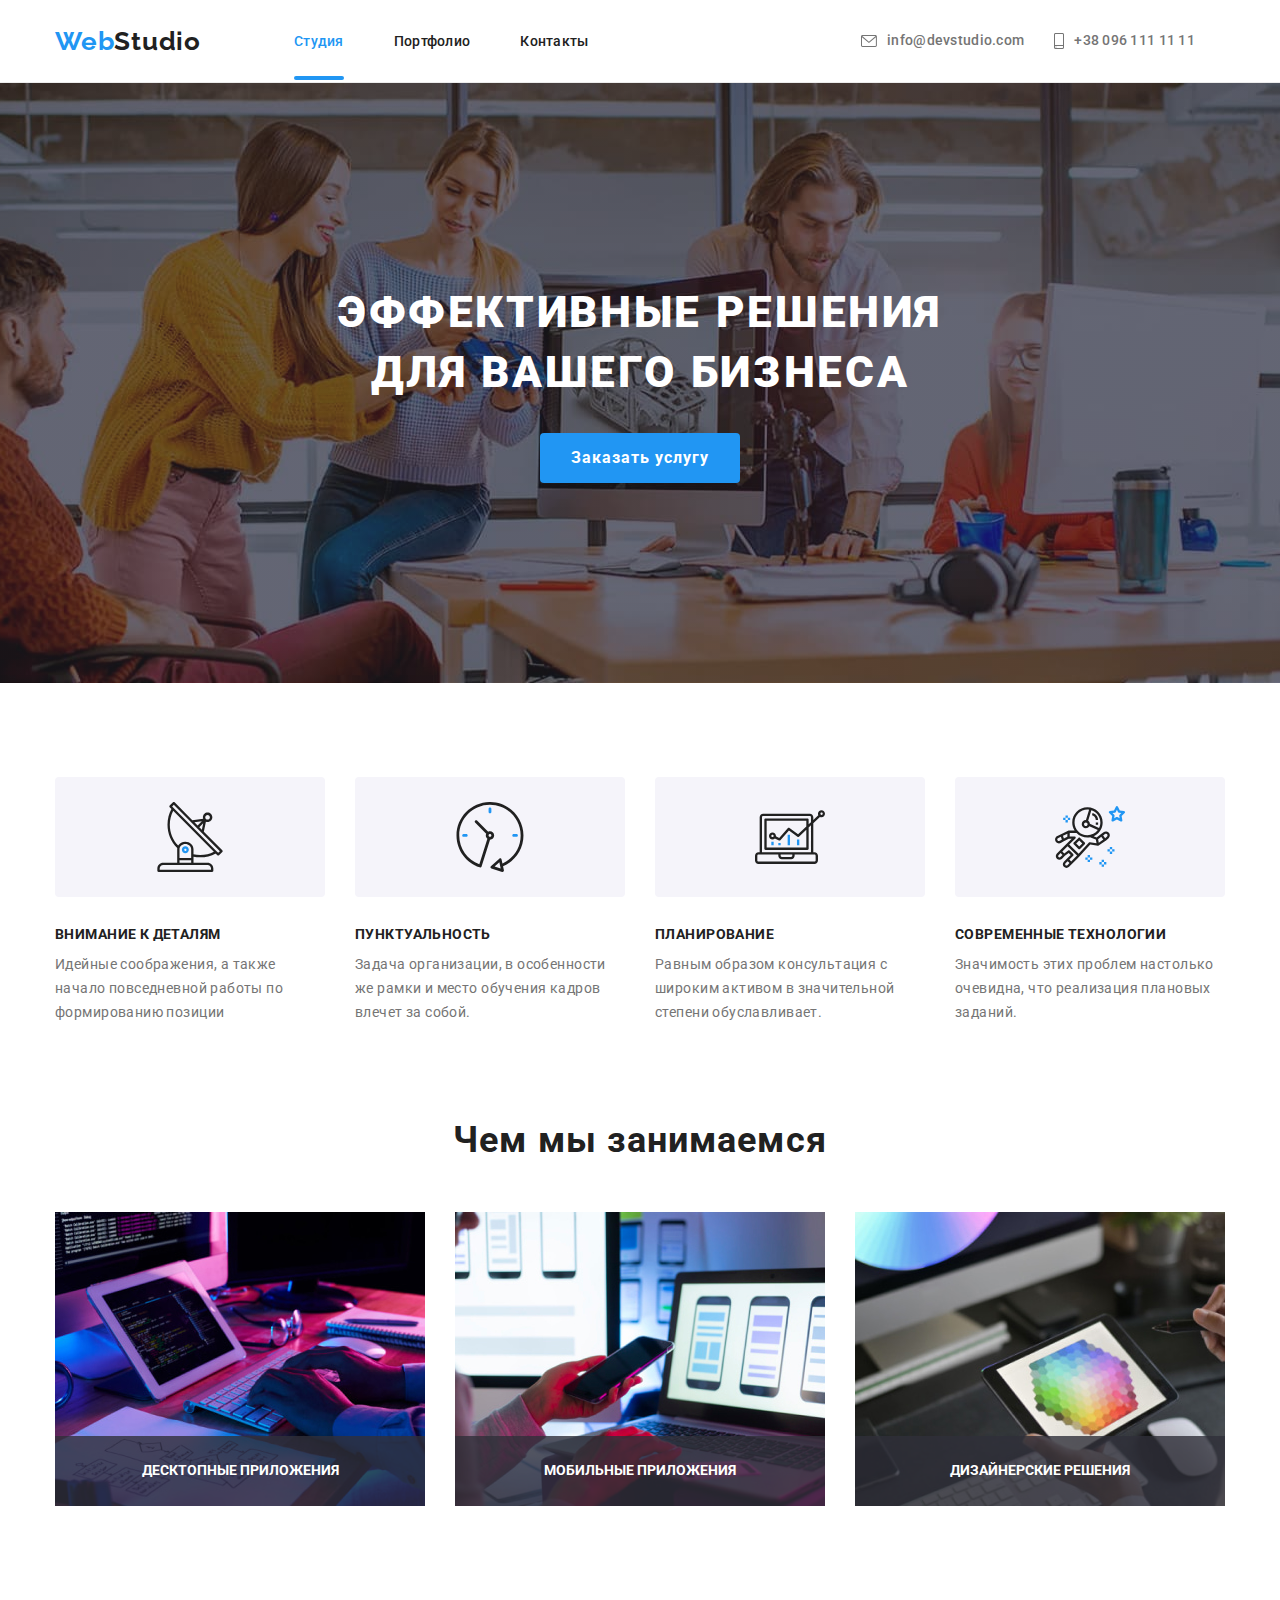
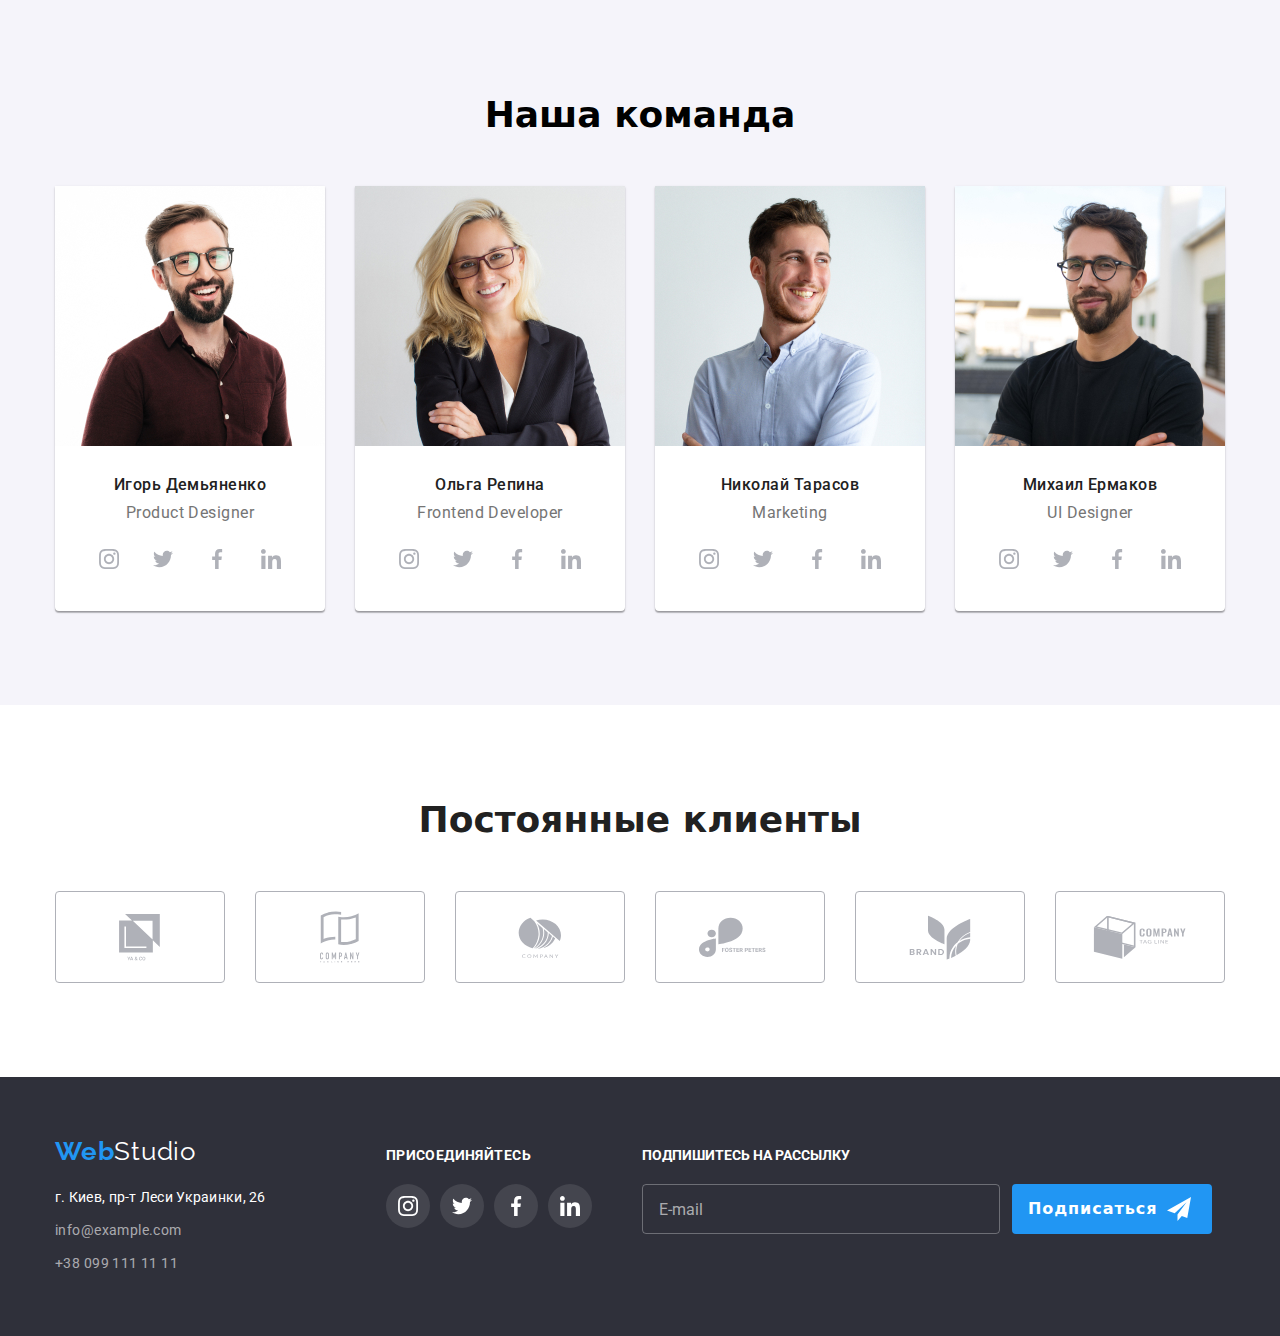
<file: index.html>
<!DOCTYPE html>
<html lang="ru">
  <head>
    <meta charset="UTF-8" />
    <meta http-equiv="X-UA-Compatible" content="IE=edge" />
    <meta name="viewport" content="width=device-width, initial-scale=1.0" />
    <link rel="preconnect" href="https://fonts.googleapis.com" />
    <link rel="preconnect" href="https://fonts.gstatic.com" crossorigin />
    <link
      href="https://fonts.googleapis.com/css2?family=Raleway:wght@700&family=Roboto:wght@400;500;700;900&display=swap"
      rel="stylesheet"
    />

    <link rel="stylesheet" href="./css/main.min.css" />
    <title>Студия</title>
    <link
      rel="stylesheet"
      href="https://cdnjs.cloudflare.com/ajax/libs/modern-normalize/1.1.0/modern-normalize.min.css"
    />
  </head>
  <body>
    <main>
      <header class="header">
        <div class="container section-header">
          <a href="./index.html" class="header__logo">
            <span class="header__accent">Web</span>Studio
          </a>
          <button type="button" class="menu-open-btn">
            <svg class="header__icon" width="40" height="40">
              <use href="./images/symbol-defs.svg#icon-menu"></use>
            </svg>
          </button>
          <nav class="navigation">
            <ul class=" navigation__list list">
              <li class="navigation__item">
                <a class="navigation__link current" href="./index.html">Студия </a>
              </li>
              <li class="navigation__item">
                <a class="navigation__link " href="./portfolio.html"
                  >Портфолио</a
                >
              </li>
              <li class="navigation__item">
                <a class="navigation__link" href="">Контакты</a>
              </li>
            </ul>
          </nav>
          <ul class="contact list">
            <li class="contact__list">
              <a href="mailto:info@devstudio.com" class="contact__link">
                <svg class="contact__icon" width="16" height="12">
                  <use href="./images/symbol-defs.svg#icon-envelope-1"></use>
                </svg>
                info@devstudio.com
              </a>
            </li>
            <li class="contact__list">
              <a class="contact__link" href="tel:+380961111111">
                <svg class="contact__icon" width="10" height="16">
                  <use href="./images/symbol-defs.svg#icon-smartphone"></use>
                </svg>
                +38 096 111 11 11</a
              >
            </li>
          </ul>
        </div>
        <div class="mob-menu is-hidden">
          <div class="container">
            <div class="mob-menu-top">
              <button type="button" class="menu-close-btn">
                <svg class="mob-menu__icon" width="40" height="40">
                  <use href="./images/symbol-defs.svg#icon-close"></use>
                </svg>
              </button>
              <ul class="mob-menu__list ">
                <li class="mob-menu__item list ">
                  <a class="mob-menu__link link " href="./index.html"
                    >Студия</a
                  >
                </li>
                <li class="mob-menu__item  list">
                  <a class="mob-menu__link " href="./portfolio.html"
                    >Портфолио</a
                  >
                </li>
                <li class="mob-menu__item list ">
                  <a class="mob-menu__link  " href="#">Контакты</a>
                </li>
              </ul>
            </div>
            <div class="mob-menu-bottom">
              <ul class="mob-contacts list">
                <li class="mob-contacts__item">
                  <a class="mob-contacts__link " href="tel:+380961111111">
                    +38 096 111 11 11</a
                  >
                </li>
                <li class="mob-contacts__item-email ">
                  <a
                    class="mob-contacts__link-email 
                    href="mailto:info@devstudio.com"
                  >
                    info@devstudio.com
                  </a>
                </li>
              </ul>
              <ul class="mob-soc-list list">
                <li class="mob-soc-icon">Instagram</li>
                <li class="mob-soc-icon">Twitter</li>
                <li class="mob-soc-icon">Facebook</li>
                <li class="mob-soc-icon-last">LinkedIn</li>
              </ul>
            </div>
          </div>
        </div>
      </header>
      <section class="hero main-section">
        <div class="container">
          <h1 class="hero__title">Эффективные решения для вашего бизнеса</h1>
          <button type="button" class="hero__btn" data-modal-open>
            <span class="hero-button">Заказать услугу</span>
          </button>
          <div class="backdrop is-hidden" data-modal>
            <div class="modal">
              <div class="modal__thumb">
                <button type="button" class="close-btn" data-modal-close>
                  <svg class="close-btn-icon" width="11" height="11">
                    <use href="./images/symbol-defs.svg#icon-Vector"></use>
                  </svg>
                </button>
              </div>
              <p class="modal__title">Оставьте свои данные,мы вам перезвоним</p>
              <form name="modal-form">
                <div class="modal-form__wrap">
                  <label class="modal-form__label" for="name">
                    <span class="modal-form__name">Имя</span>
                    <input type="text" name="name" id="name" />
                    <svg class="modal-form__icon" width="18" height="18">
                      <use
                        href="./images/symbol-defs.svg#icon-person-black"
                      ></use>
                    </svg>
                  </label>
                </div>
                <div class="modal-form__wrap">
                  <label class="modal-form__label" for="phone-number">
                    <span class="modal-form__name"> Телефон </span>
                    <input type="tel" name="phone-number" id="phone-number" />
                    <svg class="modal-form__icon" width="16" height="16">
                      <use href="./images/symbol-defs.svg#icon-Vector-1"></use>
                    </svg>
                  </label>
                </div>
                <div class="modal-form__wrap">
                  <label class="modal-form__label" for="email">
                    <span class="modal-form__name"> Почта </span>
                    <input type="email" name="email" id="email" />
                    <svg class="modal-form__icon" width="18" height="18">
                      <use
                        href="./images/symbol-defs.svg#icon-email-black"
                      ></use>
                    </svg>
                  </label>
                </div>
                <div class="modal-form__field">
                  <label for="comentary">
                    <span class="modal-form__headline"> Комментарий </span>
                    <textarea
                      id="comentary"
                      class="comentary-holder"
                      name="comentary"
                      placeholder="Введите текст"
                    ></textarea>
                  </label>
                </div>
                <div>
                  <input
                    class="form-agreement visually-hidden"
                    type="checkbox"
                    name="check"
                    id="check"
                  />
                  <label class="modal-form__checbox" for="check">
                    Соглашаюсь с рассылкой и принимаю
                    <a class="modal-form__text" href=""> Условия договора</a>
                  </label>
                </div>
                <button type="submit" class="modal-form__button">
                  Отправить
                </button>
              </form>
            </div>
          </div>
        </div>
      </section>
      <section class="section">
        <div class="container">
          <ul class="section__list list">
            <li class="section__item">
              <div class="section__icon">
                <svg width="70" height="70">
                  <use href="./images/symbol-defs.svg#icon-antenna"></use>
                </svg>
              </div>
              <h3 class="section__title">ВНИМАНИЕ К ДЕТАЛЯМ</h3>
              <p class="section__text">
                Идейные соображения, а также начало повседневной работы по
                формированию позиции
              </p>
            </li>

            <li class="section__item">
              <div class="section__icon">
                <svg width="70" height="70">
                  <use href="./images/symbol-defs.svg#icon-clock"></use>
                </svg>
              </div>
              <h3 class="section__title">ПУНКТУАЛЬНОСТЬ</h3>
              <p class="section__text">
                Задача организации, в особенности же рамки и место обучения
                кадров влечет за собой.
              </p>
            </li>

            <li class="section__item">
              <div class="section__icon">
                <svg width="70" height="70">
                  <use href="./images/symbol-defs.svg#icon-diagram"></use>
                </svg>
              </div>
              <h3 class="section__title">ПЛАНИРОВАНИЕ</h3>
              <p class="section__text">
                Равным образом консультация с широким активом в значительной
                степени обуславливает.
              </p>
            </li>
            <li class="section__item">
              <div class="section__icon">
                <svg width="70" height="70">
                  <use href="./images/symbol-defs.svg#icon-astronaut"></use>
                </svg>
              </div>
              <h3 class="section__title">СОВРЕМЕННЫЕ ТЕХНОЛОГИИ</h3>
              <p class="section__text">
                Значимость этих проблем настолько очевидна, что реализация
                плановых заданий.
              </p>
            </li>
          </ul>
        </div>
      </section>
      <section class="services">
        <div class="container">
          <h2 class="section-title">Чем мы занимаемся</h2>
          <ul class="services__list list">
            <li class="services__item">
              <img
                src="./images/img-5.jpg"
                alt="фото-5   "
                width="370"
                height="294"
              />
              <div class="services__thumb">
                <p class="services__title">Десктопные приложения</p>
              </div>
            </li>

            <li class="services__item">
              <img
                src="./images/img-7.jpg"
                alt="фото-7"
                width="370"
                height="294"
              />
              <div class="services__thumb">
                <p class="services__title">Мобильные приложения</p>
              </div>
            </li>
            <li class="services__item">
              <img
                src="./images/img-6.jpg"
                alt="фото-6"
                width="370"
                height="294"
              />
              <div class="services__thumb">
                <p class="services__title">Дизайнерские решения</p>
              </div>
            </li>
          </ul>
        </div>
      </section>
      <section class="team">
        <div class="container">
          <h2 class="team__title title">Наша команда</h2>
          <ul class="team__list">
            <li class="team__item list">
              <picture>
                <source
                  media="(min-width:1200px )"
                  srcset="
                    ./images\team-desctop-1.jpg    1x,
                    ./images/team-desctop-1-2x.jpg 2x
                  "
                />
                <source
                  media="(min-width:768px )"
                  srcset="
                    ./images/team-tab-1.jpg    1x,
                    ./images/team-tab-1-2x.jpg 2x
                  "
                />
                <source
                  media="(min-width:320px )"
                  srcset="images\team-1.jpg 1x, ./images\team-1-2x.jpg 2x"
                />
                <img
                  class="team__img"
                  src="./images/team-desctop-1-2x.jpg "
                  alt="мужчина дизайнер "
                />
              </picture>

              <div class="team__features">
                <p class="team__text">Игорь Демьяненко</p>
                <p class="team__desc-text">Product Designer</p>
                <ul class="social-block list">
                  <li class="social-block__item">
                    <a class="social-block__link" href="">
                      <svg width="20" height="20">
                        <use
                          href="./images/symbol-defs.svg#icon-instagram"
                        ></use>
                      </svg>
                    </a>
                  </li>
                  <li class="social-block__item">
                    <a class="social-block__link" href="">
                      <svg width="20" height="20">
                        <use href="./images/symbol-defs.svg#icon-twitter"></use>
                      </svg>
                    </a>
                  </li>
                  <li class="social-block__item">
                    <a class="social-block__link" href="">
                      <svg width="20" height="20">
                        <use
                          href="./images/symbol-defs.svg#icon-facebook"
                        ></use>
                      </svg>
                    </a>
                  </li>
                  <li class="social-block__item">
                    <a class="social-block__link" href="">
                      <svg width="20" height="20">
                        <use
                          href="./images/symbol-defs.svg#icon-linkedin"
                        ></use>
                      </svg>
                    </a>
                  </li>
                </ul>
              </div>
            </li>

            <li class="team__item list">
              <picture>
                <source
                  media="(min-width:1200px )"
                  srcset="
                    images\team-desctop-2.jpg      1x,
                    images\team-desctop-2-2x.jpg2x
                  "
                />
                <source
                  media="(min-width:768px )"
                  srcset="images\team-tab-2.jpg 1x, images\team-tab-2-2x.jpg 2x"
                />
                <source
                  media="(min-width:320px )"
                  srcset="images\team-2.jpg 1x, images\team-2-2x.jpg 2x"
                />
                <img
                  class="team__img"
                  src="./images/team-2.jpg"
                  alt="женщина "
                />
              </picture>

              <div class="team__features">
                <p class="team__text">Ольга Репина</p>
                <p class="team__desc-text">Frontend Developer</p>
                <ul class="social-block list">
                  <li class="social-block__item">
                    <a class="social-block__link" href="">
                      <svg width="20" height="20">
                        <use
                          href="./images/symbol-defs.svg#icon-instagram"
                        ></use>
                      </svg>
                    </a>
                  </li>
                  <li class="social-block__item">
                    <a class="social-block__link" href="">
                      <svg width="20" height="20">
                        <use href="./images/symbol-defs.svg#icon-twitter"></use>
                      </svg>
                    </a>
                  </li>
                  <li class="social-block__item">
                    <a class="social-block__link" href="">
                      <svg width="20" height="20">
                        <use
                          href="./images/symbol-defs.svg#icon-facebook"
                        ></use>
                      </svg>
                    </a>
                  </li>
                  <li class="social-block__item">
                    <a class="social-block__link" href="">
                      <svg width="20" height="20">
                        <use
                          href="./images/symbol-defs.svg#icon-linkedin"
                        ></use>
                      </svg>
                    </a>
                  </li>
                </ul>
              </div>
            </li>

            <li class="team__item list">
              <picture>
                <source
                  media="(min-width:1200px )"
                  srcset="
                    images\team-desctop-3.jpg      1x,
                    images\team-desctop-3-2x.jpg2x
                  "
                />
                <source
                  media="(min-width:768px )"
                  srcset="images\team-tab-3.jpg 1x, images\team-tab-3-2x.jpg 2x"
                />
                <source
                  media="(min-width:320px )"
                  srcset="images\team-3.jpg 1x, images\team-3-2x.jpg 2x"
                />
                <img
                  class="team__img"
                  src="./images/team-3.jpg"
                  alt="мужчина в белой рубашке"
                />
              </picture>

              <div class="team__features">
                <p class="team__text">Николай Тарасов</p>
                <p class="team__desc-text">Marketing</p>
                <ul class="social-block list">
                  <li class="social-block__item">
                    <a class="social-block__link" href="">
                      <svg width="20" height="20">
                        <use
                          href="./images/symbol-defs.svg#icon-instagram"
                        ></use>
                      </svg>
                    </a>
                  </li>
                  <li class="social-block__item">
                    <a class="social-block__link" href="">
                      <svg width="20" height="20">
                        <use href="./images/symbol-defs.svg#icon-twitter"></use>
                      </svg>
                    </a>
                  </li>
                  <li class="social-block__item">
                    <a class="social-block__link" href="">
                      <svg width="20" height="20">
                        <use
                          href="./images/symbol-defs.svg#icon-facebook"
                        ></use>
                      </svg>
                    </a>
                  </li>
                  <li class="social-block__item">
                    <a class="social-block__link" href="">
                      <svg width="20" height="20">
                        <use
                          href="./images/symbol-defs.svg#icon-linkedin"
                        ></use>
                      </svg>
                    </a>
                  </li>
                </ul>
              </div>
            </li>

            <li class="team__item list">
              <picture>
                <source
                  media="(min-width:1200px )"
                  srcset="
                    images\team-desctop-4.jpg      1x,
                    images\team-desctop-4-2x.jpg2x
                  "
                />
                <source
                  media="(min-width:768px )"
                  srcset="images\team-tab-4.jpg 1x, images\team-tab-4-2x.jpg 2x"
                />
                <source
                  media="(min-width:320px )"
                  srcset="images\team-4.jpg 1x, images\team-4-2x.jpg 2x"
                />
                <img
                  class="team__img"
                  src="./images/team-4.jpg"
                  alt="мужчина в черной футболке "
                />
              </picture>

              <div class="team__features">
                <p class="team__text">Михаил Ермаков</p>
                <p class="team__desc-text">UI Designer</p>

                <ul class="social-block list">
                  <li class="social-block__item">
                    <a class="social-block__link" href="">
                      <svg width="20" height="20">
                        <use
                          href="./images/symbol-defs.svg#icon-instagram"
                        ></use>
                      </svg>
                    </a>
                  </li>
                  <li class="social-block__item">
                    <a class="social-block__link" href="">
                      <svg width="20" height="20">
                        <use href="./images/symbol-defs.svg#icon-twitter"></use>
                      </svg>
                    </a>
                  </li>
                  <li class="social-block__item">
                    <a class="social-block__link" href="">
                      <svg width="20" height="20">
                        <use
                          href="./images/symbol-defs.svg#icon-facebook"
                        ></use>
                      </svg>
                    </a>
                  </li>
                  <li class="social-block__item">
                    <a class="social-block__link" href="">
                      <svg width="20" height="20">
                        <use
                          href="./images/symbol-defs.svg#icon-linkedin"
                        ></use>
                      </svg>
                    </a>
                  </li>
                </ul>
              </div>
            </li>
          </ul>
        </div>
      </section>
      <section class="clients">
        <div class="container">
          <h2 class="clients__title title">Постоянные клиенты</h2>
          <ul class="clients__list">
            <li class="clients__item">
              <a class="clients__link" href="">
                <svg class="clients__icon" width="41" height="46.7">
                  <use href="./images/symbol-defs.svg#icon-group"></use>
                </svg>
              </a>
            </li>
            <li class="clients__item">
              <a class="clients__link" href="">
                <svg class="clients__icon" width="40" height="52">
                  <use href="./images/symbol-defs.svg#icon-group--1"></use>
                </svg>
              </a>
            </li>
            <li class="clients__item">
              <a class="clients__link" href="">
                <svg class="clients__icon" width="43.46" height="41.18">
                  <use href="./images/symbol-defs.svg#icon-group-2"></use>
                </svg>
              </a>
            </li>
            <li class="clients__item">
              <a class="clients__link" href="">
                <svg class="clients__icon" width="84.44" height="40.62">
                  <use href="./images/symbol-defs.svg#icon-group-3"></use></svg
              ></a>
            </li>
            <li class="clients__item">
              <a class="clients__link" href="">
                <svg class="clients__icon" width="62.54" height="45.43">
                  <use href="./images/symbol-defs.svg#icon-group--4"></use></svg
              ></a>
            </li>
            <li class="clients__item">
              <a class="clients__link" href="">
                <svg class="clients__icon" width="93.79" height="43.93">
                  <use href="./images/symbol-defs.svg#icon-group-5"></use></svg
              ></a>
            </li>
          </ul>
        </div>
      </section>
    </main>

    <footer class="footer">
      <div class="container">
        <div class="footer-wrap">
          <a class="logo" href="">
            Web<span class="accent">Studio</span>
          </a>
          <address class="footer-address">
            <ul class="footer-list list">
              <li class="footer__items">
                <a
                  class="footer__map"
                  href="https://goo.gl/maps/WjbmTgZK8A7L1jTVA"
                  >г. Киев, пр-т Леси Украинки, 26</a
                >
              </li>
              <li class="footer__items">
                <a class="footer__link" href="mailto:info@example.com"
                  >info@example.com</a
                >
              </li>
              <li class="footer__items">
                <a class="footer__link" href="tel:+380991111111"
                  >+38 099 111 11 11</a
                >
              </li>
            </ul>
          </address>
        </div>
        <div class="footer-links">
          <p class="footer__title footer-links">присоединяйтесь</p>
          <ul class="social-block">
            <li class="social-block__list list footer-links">
              <a class="social-block__link" href="">
                <svg class="social-block__icons" width="20" height="20">
                  <use href="./images/symbol-defs.svg#icon-instagram"></use>
                </svg>
              </a>
            </li>
            <li class="social-block__list list footer-links">
              <a class="social-block__link" href="">
                <svg class="social-block__icons" width="20" height="20">
                  <use href="./images/symbol-defs.svg#icon-twitter"></use>
                </svg>
              </a>
            </li>
            <li class="social-block__list list footer-links">
              <a class="social-block__link" href="">
                <svg class="social-block__icons" width="20" height="20">
                  <use href="./images/symbol-defs.svg#icon-facebook"></use>
                </svg>
              </a>
            </li>
            <li class="social-block__list list footer-links">
              <a class="social-block__link" href="">
                <svg class="social-block__icons" width="20" height="20">
                  <use href="./images/symbol-defs.svg#icon-linkedin"></use>
                </svg>
              </a>
            </li>
          </ul>
        </div>

        <form name="footer-form" autocomplete="on" novalidate class="social-section">
          <label for="email" class="social-section__title">Подпишитесь на рассылку</label>
          <div class="social-section__subscribe">
            <input
              class="input"
              type="email"
              name="email"
              id="email"
              placeholder="E-mail"
            />
            <button type="submit" class="social-section__btn">
               Подписаться</span>

              <svg class="social-section__icon" width="24" height="24">
                <use href="./images/symbol-defs.svg#icon-send"></use>
              </svg>
            </button>
          </div>
        </form>
      </div>
    </footer>
    <script src="./js/mobile-menu.js"></script>
    <script src="./js/modal.js"></script>
  </body>
</html>
</file>
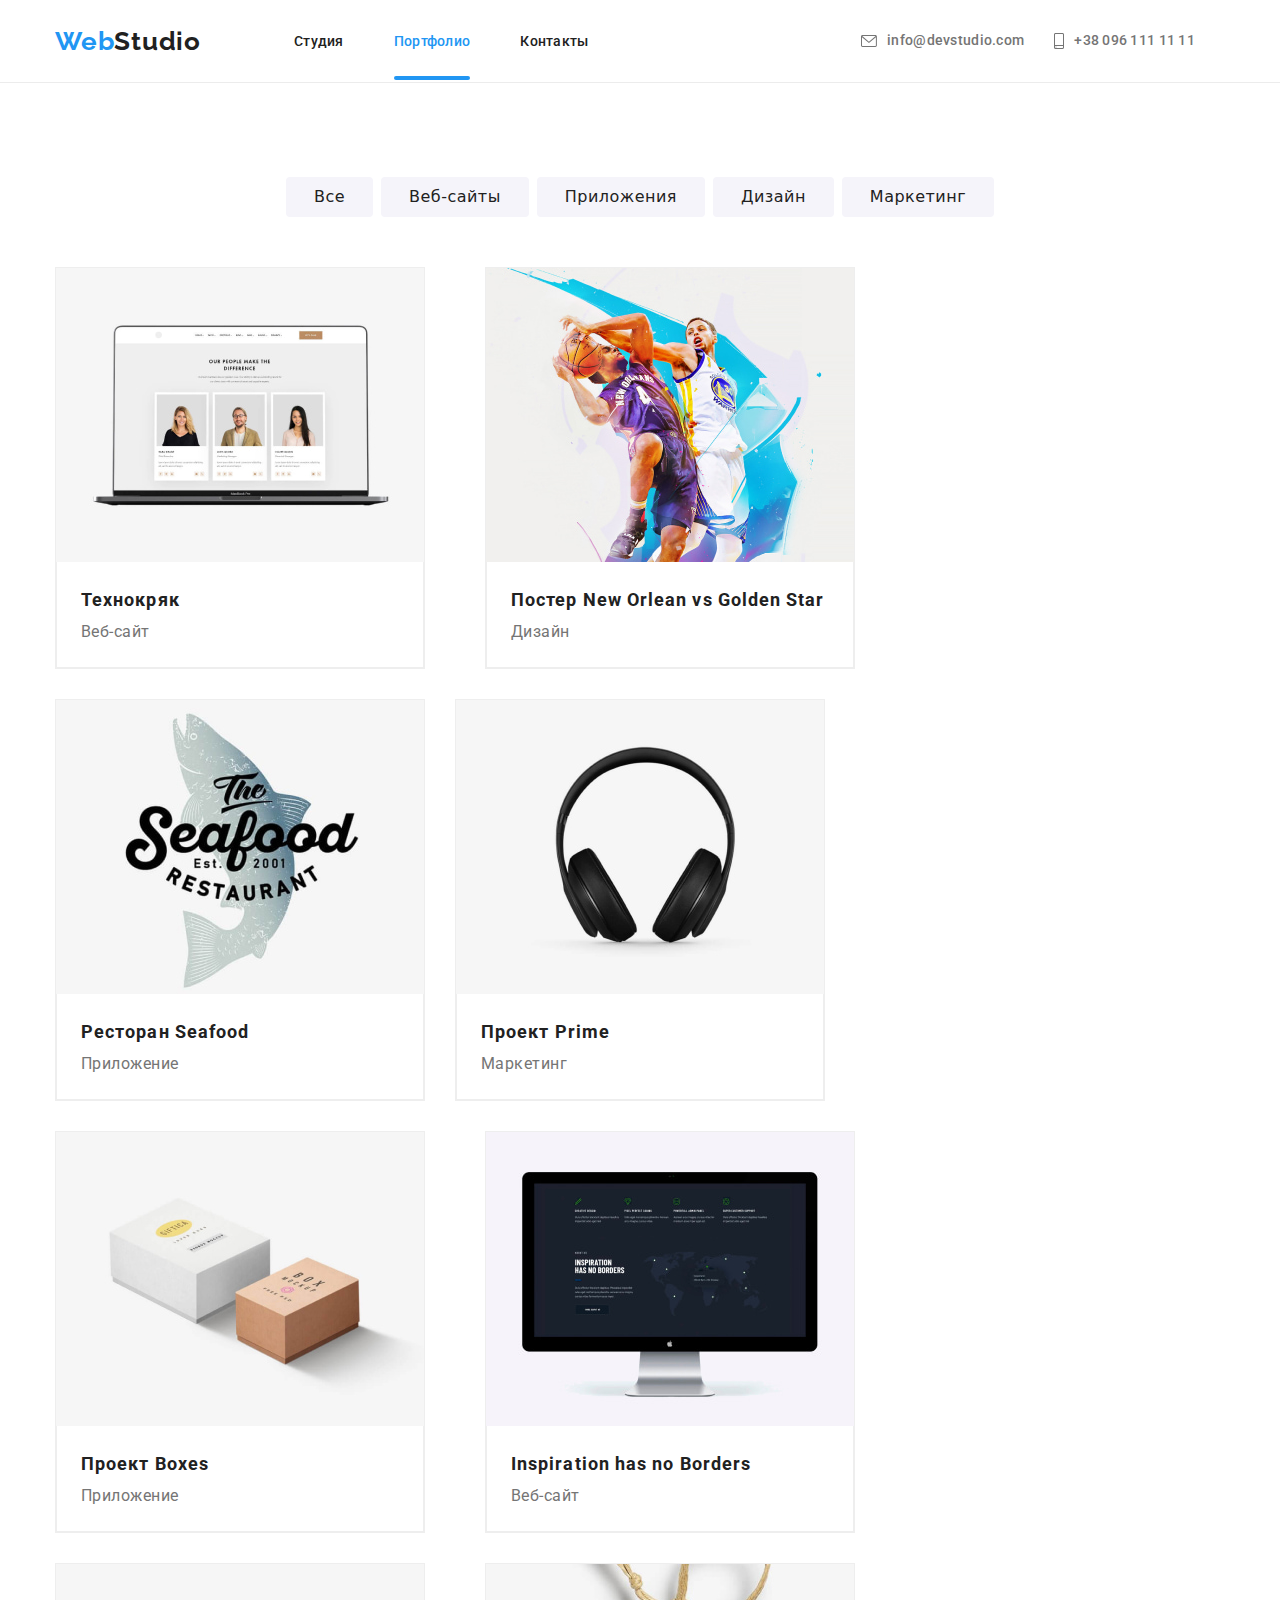
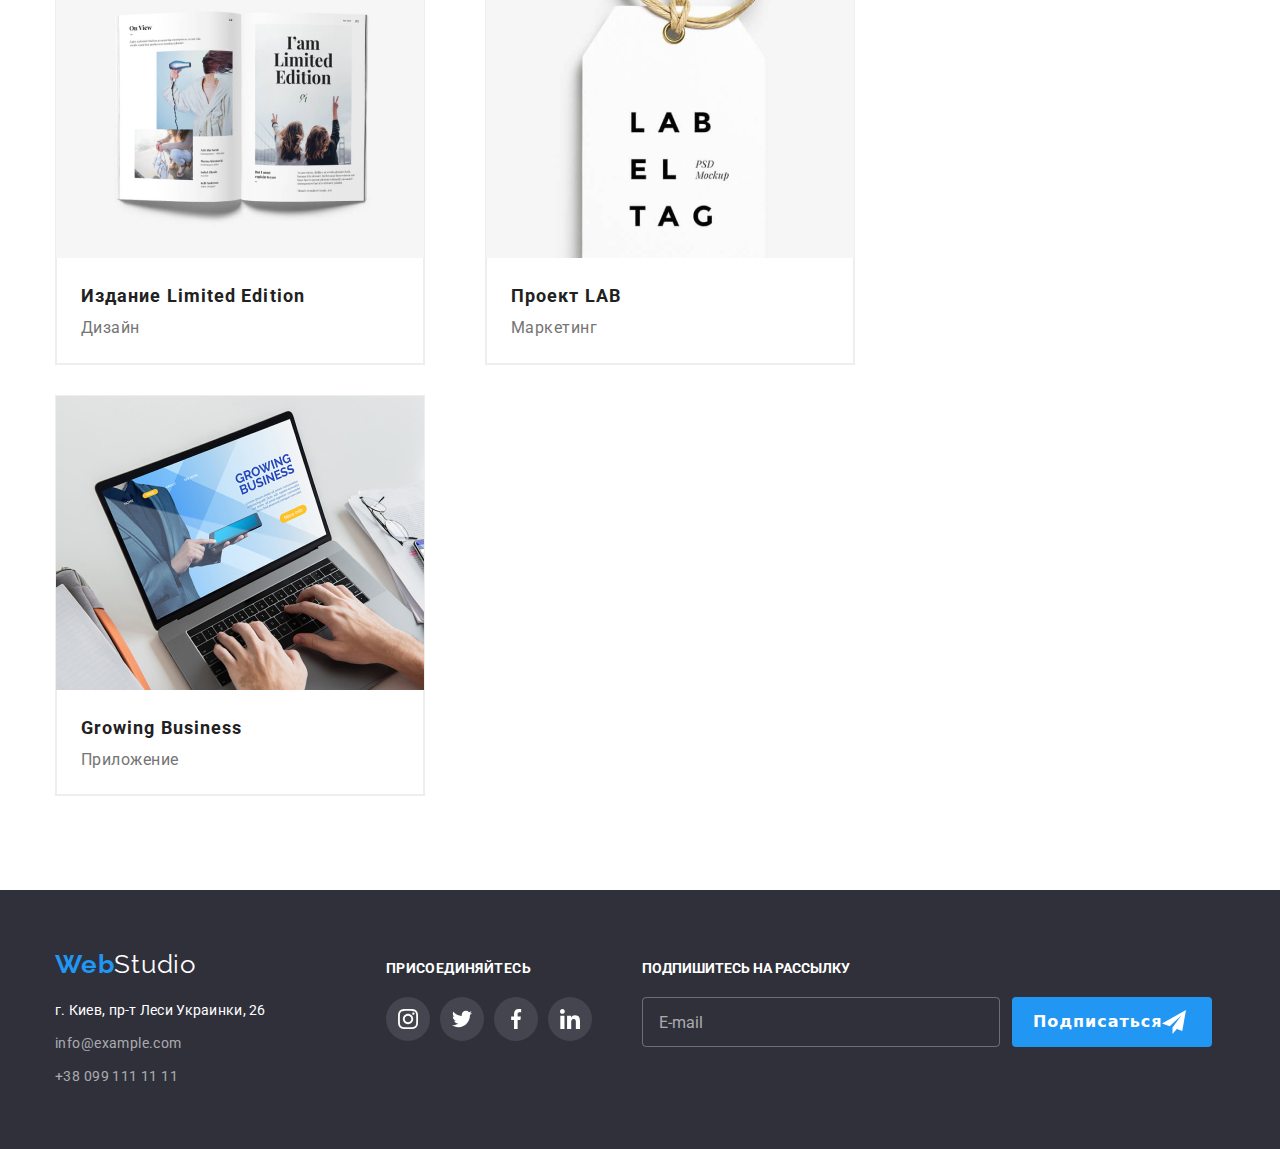
<file: portfolio.html>
<!DOCTYPE html>
<html lang="ru">
  <head>
    <meta charset="UTF-8" />
    <meta http-equiv="X-UA-Compatible" content="IE=edge" />
    <meta name="viewport" content="width=device-width, initial-scale=1.0" />
    <link rel="preconnect" href="https://fonts.googleapis.com" />
    <link rel="preconnect" href="https://fonts.gstatic.com" crossorigin />
    <link
      href="https://fonts.googleapis.com/css2?family=Raleway:wght@700&family=Roboto:wght@400;500;700;900&display=swap"
      rel="stylesheet"
    />
    <link rel="stylesheet" href="./css/styles.css" />
    <link rel="stylesheet" href="./css/main.min.css">
    <title>Портфолио</title>
    <link
      rel="stylesheet"
      href="https://cdnjs.cloudflare.com/ajax/libs/modern-normalize/1.1.0/modern-normalize.min.css"
    />
  </head>
  <body>
    <header class="header">
      <div class="container section-header">
        <a href="./index.html" class="header__logo">
          <span class="header__accent">Web</span>Studio
        </a>
        <button type="button" class="menu-open-btn">
          <svg class="header__icon" width="40" height="40">
            <use href="./images/symbol-defs.svg#icon-menu"></use>
          </svg>
        </button>
        <nav class="navigation">
          <ul class=" navigation__list list">
            <li class="navigation__item">
              <a class="navigation__link " href="./index.html">Студия </a>
            </li>
            <li class="navigation__item">
              <a class="navigation__link current " href="./portfolio.html"
                >Портфолио</a
              >
            </li>
            <li class="navigation__item">
              <a class="navigation__link" href="">Контакты</a>
            </li>
          </ul>
        </nav>
        <ul class="contact list">
          <li class="contact__list">
            <a href="mailto:info@devstudio.com" class="contact__link">
              <svg class="contact__icon" width="16" height="12">
                <use href="./images/symbol-defs.svg#icon-envelope-1"></use>
              </svg>
              info@devstudio.com
            </a>
          </li>
          <li class="contact__list">
            <a class="contact__link" href="tel:+380961111111">
              <svg class="contact__icon" width="10" height="16">
                <use href="./images/symbol-defs.svg#icon-smartphone"></use>
              </svg>
              +38 096 111 11 11</a
            >
          </li>
        </ul>
      </div>
      <div class="mob-menu is-hidden">
        <div class="container">
          <div class="mob-menu-top">
            <button type="button" class="menu-close-btn">
              <svg class="mob-menu__icon" width="40" height="40">
                <use href="./images/symbol-defs.svg#icon-close"></use>
              </svg>
            </button>
            <ul class="mob-menu__list ">
              <li class="mob-menu__item list ">
                <a class="mob-menu__link link " href="./index.html"
                  >Студия</a
                >
              </li>
              <li class="mob-menu__item  list">
                <a class="mob-menu__link " href="./portfolio.html"
                  >Портфолио</a
                >
              </li>
              <li class="mob-menu__item list ">
                <a class="mob-menu__link  " href="#">Контакты</a>
              </li>
            </ul>
          </div>
          <div class="mob-menu-bottom">
            <ul class="mob-contacts list">
              <li class="mob-contacts__item">
                <a class="mob-contacts__link " href="tel:+380961111111">
                  +38 096 111 11 11</a
                >
              </li>
              <li class="mob-contacts__item-email ">
                <a
                  class="mob-contacts__link-email 
                  href="mailto:info@devstudio.com"
                >
                  info@devstudio.com
                </a>
              </li>
            </ul>
            <ul class="mob-soc-list list">
              <li class="mob-soc-icon">Instagram</li>
              <li class="mob-soc-icon">Twitter</li>
              <li class="mob-soc-icon">Facebook</li>
              <li class="mob-soc-icon-last">LinkedIn</li>
            </ul>
          </div>
        </div>
      </div>
    </header>
    <main>
      <section class="section filter">
        <div class="container">
          <h1 class="portfolio-name">Портфолио</h1>
          <ul class="navigation-list list">
            <li class="navigation-item">
              <button class="main-button" type="button">
                <span class="main-btn-text">Все</span>
              </button>
            </li>
            <li class="navigation-item">
              <button class="main-button" type="button">
                <span class="main-btn-text">Веб-сайты</span>
              </button>
            </li>
            <li class="navigation-item">
              <button class="main-button" type="button">
                <span class="main-btn-text">Приложения</span>
              </button>
            </li>
            <li class="navigation-item">
              <button class="main-button" type="button">
                <span class="main-btn-text"> Дизайн</span>
              </button>
            </li>
            <li class="navigation-item">
              <button class="main-button" type="button">
                <span class="main-btn-text">Маркетинг</span>
              </button>
            </li>
          </ul>
          <ul class="page-hero-list list">
            <li class="page-hero-item">
              <a class="page-hero-link" href="">
              <div class="page-hero-cover">
                <picture>
                  <source
                  media="(min-width:1200px )"
                  srcset="
                    images\picture-1.jpg 1x,
                    images\picture-1-2x.jpg2x
                  "
                />
                  <source
                    media="(min-width:768px )"
                    srcset="images\img-tab-1.jpg 1x, images\img-tab-1-2x.jpg 2x"
                  />
                 
                  <source
                  media="(min-width:320px )"
                  srcset="images\img-1.jpg 1x, images\img-1-2x.jpg 2x"
                />
                <img class="hero-image"
                  src="./images/picture-1.jpg"
                  alt="pic"
                />
                </picture>
                <div class="text-overlay">
                <p class="page-hero-text">
                  Ресурс предлагает комплексные предложения с разным уровнем
                  функционала и сервисов. Все это позволит посетителю получить
                  исчерпывающие сведения о компании или частном лице.
                </p>
              </div>
              </div>
              <div class="page-text">
                <p class="text">Технокряк</p>
                <p class="headline">Веб-сайт</p>
              </div>
            </a>
            </li>
            <li class="page-hero-item">
              <a class="page-hero-link" href="">
              <div class="page-hero-cover">
                <picture>
                  <source
                  media="(min-width:1200px )"
                  srcset="
                    images\picture-2.jpg      1x,
                    images\picture-2-2x.jpg2x
                  "
                />
                  <source
                    media="(min-width:768px )"
                    srcset="images\img-tab-2.jpg 1x, images\img-tab-2-2x.jpg 2x"
                  />
                 
                 
                  <source
                  media="(min-width:320px )"
                  srcset="images\img-2.jpg 1x, images\img-2-2x.jpg 2x"
                />
              <img class="hero-image"
                src="./images/picture-2.jpg"
                alt="pic"
               
              />
              </picture>
              <div class="text-overlay">
              <p class="page-hero-text">
                Ресурс предлагает комплексные предложения с разным уровнем
                функционала и сервисов. Все это позволит посетителю получить
                исчерпывающие сведения о компании или частном лице.
              </p>
              </div>
            </div>
              <div class="page-text">
                <p class="text">Постер New Orlean vs Golden Star</p>
                <p class="headline">Дизайн</p>
              </div>
              </a>
            </li>
            <li class="page-hero-item">
              <a class="page-hero-link" href="">
              <div class="page-hero-cover">
                <picture>
                  <source
                  media="(min-width:1200px )"
                  srcset="
                    images\picture-3.jpg      1x,
                    images\picture-3-2x.jpg2x
                  "
                />
                  <source
                    media="(min-width:768px )"
                    srcset="images\img-tab-3.jpg 1x, images\img-tab-3-2x.jpg 2x"
                  />
                 
                  
                  <source
                  media="(min-width:320px )"
                  srcset="images\img-3.jpg 1x, images\img-3-2x.jpg 2x"
                />
              <img class="hero-image"
                src="./images/picture-3.jpg"
                alt="pic"
               
              />
              </picture>
              <div class="text-overlay">
              <p class="page-hero-text">
                Ресурс предлагает комплексные предложения с разным уровнем
                функционала и сервисов. Все это позволит посетителю получить
                исчерпывающие сведения о компании или частном лице.
              </p>
              </div>
            </div>
              <div class="page-text">
                <p class="text">Ресторан Seafood</p>
                <p class="headline">Приложение</p>
              </div>
              </a>
            </li>
            <li class="page-hero-item">
              <a class="page-hero-link" href="">
              <div class="page-hero-cover">
                <picture>
                  <source
                    media="(min-width:1200px )"
                    srcset="
                      images\picture-4.jpg      1x,
                      images\picture-4-2x.jpg2x
                    "
                  />
                  <source
                    media="(min-width:768px )"
                    srcset="images\img-tab-4.jpg 1x, images\img-tab-4-2x.jpg 2x"
                  />
                 
                  
                  <source
                  media="(min-width:320px )"
                  srcset="images\img-4.jpg 1x, images\img-4-2x.jpg 2x"
                />
              <img class="hero-image"
                src="./images/picture-4.jpg"
                alt="pic"
               
              />
              </picture>
              <div class="text-overlay">
              <p class="page-hero-text">
                Ресурс предлагает комплексные предложения с разным уровнем
                функционала и сервисов. Все это позволит посетителю получить
                исчерпывающие сведения о компании или частном лице.
              </p>
              </div>
            </div>
              <div class="page-text">
                <p class="text">Проект Prime</p>
                <p class="headline">Маркетинг</p>
              </div>
              </a>
            </li>
            <li class="page-hero-item">
              <a class="page-hero-link" href="">
              <div class="page-hero-cover">
                <picture>
                  <source
                  media="(min-width:1200px )"
                  srcset="
                    images\picture-5.jpg      1x,
                    images\picture-5-2x.jpg2x
                  "
                />
                  <source
                    media="(min-width:768px )"
                    srcset="images\img-tab-5.jpg 1x, images\img-tab-5-2x.jpg 2x"
                  />
                 
                  
                  <source
                  media="(min-width:320px )"
                  srcset="images\img--5.jpg 1x, images\img--5-2x.jpg 2x"
                />
              <img class="hero-image"
                src="./images/picture-5.jpg"
                alt="pic"
               
              />
              </picture>
              <div class="text-overlay">
              <p class="page-hero-text">
                Ресурс предлагает комплексные предложения с разным уровнем
                функционала и сервисов. Все это позволит посетителю получить
                исчерпывающие сведения о компании или частном лице.
              </p>
              </div>
            </div>
              <div class="page-text">
                <p class="text">Проект Boxes</p>
                <p class="headline">Приложение</p>
              </div>
              </a>
            </li>
            <li class="page-hero-item">
              <a class="page-hero-link" href="">
              <div class="page-hero-cover">
                <picture>
                  <source
                    media="(min-width:1200px )"
                    srcset="
                      images\picture-6.jpg      1x,
                      images\picture-6-2x.jpg2x
                    "
                  />
                 
                  <source
                    media="(min-width:768px )"
                    srcset="images\img-tab-6.jpg 1x, images\img-tab-6-2x.jpg 2x"
                  />
                 
                  <source
                  media="(min-width:320px )"
                  srcset="images\img--6.jpg 1x, images\img--6-2x.jpg 2x"
                />
              <img class="hero-image"
                src="./images/picture-6.jpg"
                alt="pic"
               
              />
              </picture>
              <div class="text-overlay">
              <p class="page-hero-text">
                Ресурс предлагает комплексные предложения с разным уровнем
                функционала и сервисов. Все это позволит посетителю получить
                исчерпывающие сведения о компании или частном лице.
              </p>
              </div>
            </div>
              <div class="page-text">
                <p class="text">Inspiration has no Borders</p>
                <p class="headline">Веб-сайт</p>
              </div>
              </a>
            </li>
            <li class="page-hero-item">
              <a class="page-hero-link" href="">
              <div class="page-hero-cover">
                <picture>
                  <source
                    media="(min-width:1200px )"
                    srcset="
                      images\picture-7.jpg      1x,
                      images\picture-7-2x.jpg2x
                    "
                  />
                  <source
                    media="(min-width:768px )"
                    srcset="images\img-tab-7.jpg 1x, images\img-tab-7-2x.jpg 2x"
                  />
                 
                 
                  <source
                  media="(min-width:320px )"
                  srcset="images\img--7.jpg 1x, images\img--7-2x.jpg 2x"
                />
              <img class="hero-image"
                src="./images/picture-7.jpg"
                alt="pic"
               
              />
              </picture>
              <div class="text-overlay">
              <p class="page-hero-text">
                Ресурс предлагает комплексные предложения с разным уровнем
                функционала и сервисов. Все это позволит посетителю получить
                исчерпывающие сведения о компании или частном лице.
              </p>
              </div>
            </div>
              <div class="page-text">
                <p class="text">Издание Limited Edition</p>
                <p class="headline">Дизайн</p>
              </div>
              </a>
            </li>
            <li class="page-hero-item">
              <a class="page-hero-link" href="">
              <div class="page-hero-cover">
                <picture>
                  <source
                    media="(min-width:1200px )"
                    srcset="
                      images\picture-8.jpg      1x,
                      images\picture-8-2x.jpg2x
                    "
                  />
                 
                  <source
                    media="(min-width:768px )"
                    srcset="images\img-tab-8.jpg 1x, images\img-tab-8-2x.jpg 2x"
                  />
                 
                  <source
                  media="(min-width:320px )"
                  srcset="images\img--8.jpg 1x, images\img--8-2x.jpg 2x"
                />
              <img class="hero-image"
                src="./images/picture-8.jpg"
                alt="pic"
               
              />
              </picture>
              <div class="text-overlay">
              <p class="page-hero-text">
                Ресурс предлагает комплексные предложения с разным уровнем
                функционала и сервисов. Все это позволит посетителю получить
                исчерпывающие сведения о компании или частном лице.
              </p>
              </div>
            </div>
              <div class="page-text">
                <p class="text">Проект LAB</p>
                <p class="headline">Маркетинг</p>
              </div>
              </a>
            </li>
            <li class="page-hero-item">
              <a class="page-hero-link" href="">
              <div class="page-hero-cover">
                <picture>
                <source
                    media="(min-width:1200px )"
                    srcset="
                      images\picture-9.jpg      1x,
                      images\picture-9-2x.jpg2x
                    "
                  />
                 
                  <source
                    media="(min-width:768px )"
                    srcset="images\img-tab-9.jpg 1x, images\img-yab-9-2x.jpg 2x"
                  />
                 
                  <source
                  media="(min-width:320px )"
                  srcset="images\img--9.jpg 1x, images\img--9-2x.jpg 2x"
                />
              <img class="hero-image"
                src="./images/picture-9.jpg"
                alt="pic"
               
              />
              </picture>
              <div class="text-overlay">
              <p class="page-hero-text">
                Ресурс предлагает комплексные предложения с разным уровнем
                функционала и сервисов. Все это позволит посетителю получить
                исчерпывающие сведения о компании или частном лице.
              </p>
              </div>
            </div>
              <div class="page-text">
                <p class="text">Growing Business</p>
                <p class="headline">Приложение</p>
              </div>
              </a>
            </li>
          </ul>
        </div>
      </section>
    </main>
    <footer class="footer">
      <div class="container">
        <div class="footer-wrap">
          <a class="logo" href="">
            Web<span class="accent">Studio</span>
          </a>
          <address>
            <ul class="footer-list list">
              <li class="footer__items">
                <a
                  class="footer__map"
                  href="https://goo.gl/maps/WjbmTgZK8A7L1jTVA"
                  >г. Киев, пр-т Леси Украинки, 26</a
                >
              </li>
              <li class="footer__items">
                <a class="footer__link" href="mailto:info@example.com"
                  >info@example.com</a
                >
              </li>
              <li class="footer__items">
                <a class="footer__link" href="tel:+380991111111"
                  >+38 099 111 11 11</a
                >
              </li>
            </ul>
          </address>
        </div>
        <div class="footer-links">
          <p class="footer__title footer-links">присоединяйтесь</p>
          <ul class="social-block">
            <li class="social-block__list list footer-links">
              <a class="social-block__link" href="">
                <svg class="social-block__icons" width="20" height="20">
                  <use href="./images/symbol-defs.svg#icon-instagram"></use>
                </svg>
              </a>
            </li>
            <li class="social-block__list list footer-links">
              <a class="social-block__link" href="">
                <svg class="social-block__icons" width="20" height="20">
                  <use href="./images/symbol-defs.svg#icon-twitter"></use>
                </svg>
              </a>
            </li>
            <li class="social-block__list list footer-links">
              <a class="social-block__link" href="">
                <svg class="social-block__icons" width="20" height="20">
                  <use href="./images/symbol-defs.svg#icon-facebook"></use>
                </svg>
              </a>
            </li>
            <li class="social-block__list list footer-links">
              <a class="social-block__link" href="">
                <svg class="social-block__icons" width="20" height="20">
                  <use href="./images/symbol-defs.svg#icon-linkedin"></use>
                </svg>
              </a>
            </li>
          </ul>
        </div>

        <form name="footer-form" autocomplete="on" novalidate class="social-section">
          <label for="email" class="social-section__title">Подпишитесь на рассылку</label>
          <div class="social-section__subscribe">
            <input
              class="input"
              type="email"
              name="email"
              id="email"
              placeholder="E-mail"
            />
            <button type="submit" class="social-section__btn">
              <span class="social-section__button"> Подписаться</span>

              <svg class="social-section__icons" width="24" height="24">
                <use href="./images/symbol-defs.svg#icon-send"></use>
              </svg>
            </button>
          </div>
        </form>
      </div>
    </footer>
    <script src="./js/mobile-menu.js"></script>
  </body>
</html>
</file>
<file: css/styles.css>
body {
  font-family: "Roboto", "Raleway", sans-serif;
  background-color: #ffffff;
}
p,
h1,
h2,
h3,
h4 {
  margin: 0;
}

ul,
ol {
  padding: 0;
  margin: 0;
}

.list {
  list-style: none;
  padding: 0;
  margin: 0;
}

:root {
  --primary-text-color: #212121;
  --title-text-color: #ffffff;
  --accent-color: #2196f3;
  --second-accent-color: #757575;
}

.container {
  width: 1200px;
  padding-left: 15px;
  padding-right: 15px;
  margin: 0 auto;
}
.section-header {
  display: flex;
  align-items: center;
}
.header-navigation {
  display: flex;
}
.header {
  background-color: #ffffff;
  border-bottom: 1px solid #ececec;
}
.header-logo {
  align-items: center;
  display: block;
  padding-top: 24px;
  padding-bottom: 25px;

  font-family: "Raleway";
  color: var(--accent-color);
  font-weight: 700;
  font-size: 26px;
  line-height: 1.1;
  letter-spacing: 0.03em;
  text-decoration: none;
}
.header-logo-accent {
  font-family: "Raleway";
  color: #000000;
  font-weight: 700;
  font-size: 26px;
  line-height: 1.1;
  letter-spacing: 0.03em;
}
.header-list {
  display: flex;
  margin-left: 93px;
}
.header-items {
  display: flex;
  margin-left: auto;
}
.header-nav {
  display: block;
  padding-top: 32px;
  padding-bottom: 32px;
  text-align: center;
}

.header-link {
  position: relative;
  margin-right: 50px;

  font-family: "Roboto";
  color: var(--primary-text-color);
  font-weight: 500;
  font-size: 14px;
  line-height: 1.14;
  letter-spacing: 0.02em;
  text-decoration: none;
  transition: color 250ms cubic-bezier(0.4,0,0.2,1);
}


.header-link:hover,
.header-link:focus,
.header-link:active {
  color: var(--accent-color);
}
.current {
  color: var(--accent-color);
  position: relative;
}

.current::after {
  content: "";
  position: absolute;
  left: 0;
  bottom: -31px;

  width: 100%;
  height: 4px;
  background-color: var(--accent-color);
  border-radius: 2px;
}

.contact {
  margin-right: 50px;
  display: flex;
  align-items: center;

  font-family: "Roboto";
  color: var(--second-accent-color);
  font-weight: 500;
  font-size: 14px;
  line-height: 1.14;
  letter-spacing: 0.02em;
  text-decoration: none;
  transition: color 250ms cubic-bezier(0.4, 0, 0.2, 1);
}
.contact:hover,
.contact:focus,
.contact:active {
  color: var(--accent-color);
}

.contact-icon {
  margin-right: 10px;
  fill: currentColor;
}

/*hero*/

.hero {
  max-width: 1600px;
  height: 600px;
  text-align: center;
  background-image: linear-gradient(
      rgba(47, 48, 58, 0.4),
      rgba(47, 48, 58, 0.4)
    ),
    url(../images/bg-img.jpg);
  background-repeat: no-repeat;
  background-position: center;
  background-size: auto;
    margin-right: auto;
    margin-left: auto;
}
.main-section {
  padding-top: 200px;
  padding-bottom: 200px;
}

.hero-title {
  width: 696px;
  margin-top: 0;
  margin-bottom: 30px;
  margin-left: auto;
  margin-right: auto;

  font-family: "Roboto";
  color: var(--title-text-color);
  font-weight: 900;
  font-size: 44px;
  line-height: 1.36;
  letter-spacing: 0.06em;
  text-transform: uppercase;
}
.hero-btn {
  width: 200px;
  height: 50px;

  font-family: "Roboto";
  border: none;
  box-shadow: 0px 4px 4px rgb(0 0 0 / 15%);
  border-radius: 4px;
  background-color: var(--accent-color);
  cursor: pointer;
}

.hero-btn:hover {
  background: #188ce8;
  box-shadow: 0px 4px 4px rgba(0, 0, 0, 0.15);
  border-radius: 4px;
}

.hero-button {
  font-family: inherit;
  font-style: normal;
  font-weight: 700;
  font-size: 16px;
  line-height: 1.8;
  display: block;
  align-items: center;
  text-align: center;
  letter-spacing: 0.06em;
  color: var(--title-text-color);
}

.backdrop {
  position: fixed;
  top: 0;
  left: 0;
  width: 100%;
  height: 100%;
  background: rgba(0, 0, 0, 0.2);
  z-index: 99;
  transition: opacity 250ms cubic-bezier(0.4, 0, 0.2, 1),
    visibility 250ms cubic-bezier(0.4, 0, 0.2, 1);
}
.backdrop.is-hidden {
  opacity: 0;
  pointer-events: none;
  visibility: hidden;
}
.modal {
  position: absolute;
  top: 50%;
  left: 50%;
  transform: translate(-50%, -50%) scale(1);

  width: 528px;
  min-height: 581px;
  background-color: #ffffff;
  box-shadow: 0px 1px 3px rgba(0, 0, 0, 0.12), 0px 1px 1px rgba(0, 0, 0, 0.14),
    0px 2px 1px rgba(0, 0, 0, 0.2);
  border-radius: 4px;
  transition: opacity 250ms cubic-bezier(0.4, 0, 0.2, 1),
    transform 250ms cubic-bezier(0.4, 0, 0.2, 1);
}

.backdrop.is-hidden .modal {
  opacity: 0;
  transform: translate(-50%, -50%) scale(1.2);
}

.close-btn {
  position: absolute;
  top: 8px;
  right: 8px;

  width: 30px;
  height: 30px;

  display: flex;
  justify-content: center;
  align-items: center;
  background: #ffffff;
  border: 1px solid rgba(0, 0, 0, 0.1);
  box-sizing: border-box;
  border-radius: 50%;
}
.close-btn-icon {
  display: block;
  transition: fill 250ms cubic-bezier(0.4, 0, 0.2, 1);
}
.close-btn:hover .close-btn-icon {
  fill: var(--accent-color);
}

/*-----sections------*/

.section {
  padding-top: 94px;
  padding-bottom: 94px;
}
.what-we-do-section {
  padding-bottom: 94px;
}
.team-section {
  padding-top: 94px;
  padding-bottom: 94px;
  background: #f5f4fa;
}

.section-list {
  display: flex;
}
.section-item {
  margin-right: 30px;
}

.section-icon {
  width: 270px;
  height: 120px;
  background: #f5f4fa;
  border-radius: 4px;
  display: flex;
  align-items: center;
  justify-content: center;
  margin-bottom: 30px;
}

.section-item:not(:last-child) {
  margin-right: 30px;
}

.section-title {
  margin-bottom: 10px;
  width: 270px;

  font-family: "Roboto";
  color: var(--primary-text-color);
  font-weight: 700;
  font-size: 14px;
  line-height: 1.14;
  letter-spacing: 0.03em;
}

.section-text {
  font-family: "Roboto";
  color: var(--second-accent-color);
  font-size: 14px;
  line-height: 1.7;
  letter-spacing: 0.03em;
}

/*---------------features-----------------*/

.features-section-title {
  display: block;
  margin-bottom: 50px;

  font-family: "Roboto";
  color: var(--primary-text-color);
  font-weight: 700;
  font-size: 36px;
  line-height: 1.2;
  text-align: center;
  letter-spacing: 0.03em;
}
.features-section-list {
  display: flex;
  align-items: center;
}

.features-section-item:not(:last-child) {
  margin-right: 30px;
}
.title {
  position: absolute;
  display: block;
  width: 100%;
  left: 50%;
  transform: translate(-50%);

  font-family: "Roboto";
  font-weight: 700;
  font-size: 14px;
  line-height: 1.14;
  text-align: center;
  text-transform: uppercase;
  color: #ffffff;
}
.features-section-item {
  display: flex;
  position: relative;
}

.features-section-image {
  position: absolute;
  bottom: 0;
  left: 0;
  display: flex;
  align-items: center;
  text-align: center;
  width: 100%;
  height: 70px;

  background: rgba(47, 48, 58, 0.8);
}

.features-section:not(:last-child) {
  margin-right: 30px;
}
.features-section {
  display: block;
  border-color: #ffffff;
  box-shadow: 0px 1px 3px rgb(0 0 0 / 12%), 0px 1px 1px rgb(0 0 0 / 14%),
    0px 2px 1px rgb(0 0 0 / 20%);
  border-radius: 0px 0px 4px 4px;
  text-align: center;
  background-color: #ffffff;
}

.features-section-img {
  display: block;
}

.team-features {
  padding-top: 30px;
  padding-bottom: 30px;
}

.features-text {
  display: block;
  margin-bottom: 10px;

  font-family: "Roboto";
  color: var(--primary-text-color);
  font-weight: 500;
  font-size: 16px;
  line-height: 1.1;
  text-align: center;
  letter-spacing: 0.03em;
}
.features-desc-text {
  font-family: "Roboto";
  color: var(--second-accent-color);
  font-size: 16px;
  line-height: 1.1;
  text-align: center;
  letter-spacing: 0.03em;

  margin-bottom: 16px;
}

.features-list {
  display: flex;
  justify-content: center;
}

.features-link {
  width: 44px;
  height: 44px;
  border-radius: 50%;
  display: flex;
  justify-content: center;
  align-items: center;
  cursor: pointer;
  fill: #afb1b8;
  transition: background-color 250ms cubic-bezier(0.4, 0, 0.2, 1), fill 250ms cubic-bezier(0.4, 0, 0.2, 1);
}

.features-link:hover,
.features-link:focus {
  background-color: var(--accent-color);
  fill: var(--title-text-color);
}

.features-item + .features-item {
  margin-left: 10px;
}
.features-item{
  transition: background-color 250ms cubic-bezier(0.4, 0, 0.2, 1), fill 250ms cubic-bezier(0.4, 0, 0.2, 1);
}


/*-------CLIENTS-SECTION---------*/

.clients-section {
  padding-top: 94px;
  padding-bottom: 94px;
}
.clients-section-title {
  margin-bottom: 50px;

  font-family: "Roboto";
  font-style: normal;
  font-weight: 700;
  font-size: 36px;
  line-height: 1.16;
  text-align: center;
  letter-spacing: 0.03em;
  color: #212121;
}
.clients-section-list {
  display: flex;
  justify-content: center;
}

.clients-link {
  display: flex;
  justify-content: center;
  width: 170px;
  height: 92px;
  align-items: center;
  border: 1px solid #afb1b8;
  box-sizing: border-box;
  border-radius: 4px;
  cursor: pointer;
  transition: border-color 250ms cubic-bezier(0.4, 0, 0.2, 1);
}

.clients-icon {
  fill: #afb1b8;
  transition: fill 250ms cubic-bezier(0.4, 0, 0.2, 1);
}


.clients-link:hover,
.clients-link:focus {
  border: 1px solid var(--accent-color);
}
.clients-link:hover .clients-icon,
.clients-link:focus .clients-icon {
  fill: var(--accent-color);
}

.clients-section-item + .clients-section-item {
  margin-left: 30px;
}
.clients-section-item {
  list-style: none;
}

/*--------------Footer----------------*/

.footer {
  padding-top: 60px;
  padding-bottom: 60px;
  background-color: #2f303a;
  margin: auto;
}
.footer > .container {
  display: flex;
  align-items: baseline;
}

.footer-contact-section {
  margin-right: 70px;
}
.footer-logo {
  display: block;
  margin-bottom: 20px;

  font-family: "Raleway";
  color: #2196f3;
  font-weight: 700;
  font-size: 26px;
  line-height: 1.1;
  letter-spacing: 0.03em;
  text-decoration: none;
}
.accent {
  font-family: "Raleway";
  color: #ffffff;
  font-weight: 400;
  font-size: 26px;
  line-height: 1.1;
  letter-spacing: 0.03em;
}
.footer-items:not(:last-child) {
  margin-bottom: 9px;
}
.footer-link-map {
  width: 231px;

  font-family: "Roboto";
  color: var(--title-text-color);
  font-style: normal;
  text-decoration: none;
  font-size: 14px;
  line-height: 1.71;
  letter-spacing: 0.03em;
}
.footer-link-map:hover {
  color: var(--accent-color);
}
.footer-link {
  width: 200px;

  font-family: "Roboto";
  color: rgba(255, 255, 255, 0.6);
  font-style: normal;
  text-decoration: none;
  font-size: 14px;
  line-height: 1.71;
  letter-spacing: 0.03em;
}
.footer-link:hover {
  color: var(--accent-color);
}
.footer-title {
  font-weight: 700;
  font-size: 14px;
  line-height: 16px;
  letter-spacing: 0.03em;
  text-transform: uppercase;
  color: #ffffff;
  font-style: normal;
  margin-bottom: 20px;
}
.footer-list-icon {
  display: flex;
  justify-content: center;
}
.footer-item-icon {
  background: rgba(255, 255, 255, 0.1);
  border-radius: 50%;
}
.footer-link-icon {
  width: 44px;
  height: 44px;
  border-radius: 50%;
  display: flex;
  justify-content: center;
  align-items: center;
  cursor: pointer;
  transition: background-color 250ms cubic-bezier(0.4, 0, 0.2, 1);
}
.footer-icons {
  fill: var(--title-text-color);
}
.footer-link-icon:hover,
.footer-link-icon:focus {
  background-color: var(--accent-color);
}

.footer-item-icon + .footer-item-icon {
  margin-left: 10px;
}

/*----portfolio--*/
.portfolio-name {
  position: absolute;
  width: 1px;
  height: 1px;
  margin: -1px;
  padding: 0;
  overflow: hidden;
  border: 0;
  clip: rect(0 0 0 0);
}

.navigation-list {
  display: flex;
  margin-bottom: 50px;
  justify-content: center;
}

.main-button {
  background-color: #f5f4fa;
  border-radius: 4px;
  border: none;
  cursor: pointer;
  transition: background-color 250ms cubic-bezier(0.4, 0, 0.2, 1), color 250ms cubic-bezier(0.4, 0, 0.2, 1), box-shadow 250ms cubic-bezier(0.4, 0, 0.2, 1);
}
.main-button:hover,
.main-button:focus {
  box-shadow: 0px 3px 1px rgba(0, 0, 0, 0.1), 0px 1px 2px rgba(0, 0, 0, 0.08),
    0px 2px 2px rgba(0, 0, 0, 0.12);
  background-color: var(--accent-color);
}

.main-btn-text {
  font-family: "Roboto";

  display: block;
  margin: 6px 22px;
  font-family: inherit;
  font-style: normal;
  font-weight: 500;
  font-size: 16px;
  line-height: 26px;
  text-align: center;
  letter-spacing: 0.03em;
  color: var(--primary-text-color);
}

.main-button:hover .main-btn-text,
.main-button:focus .main-btn-text {
  color: var(--title-text-color);
}

.navigation-item:not(:last-child) {
  margin-right: 8px;
}
.page-hero-list {
  display: flex;
  flex-wrap: wrap;
}

.page-hero-item {
  display: block;
  width: 370px;
  margin-right: 30px;
  margin-bottom: 30px;
  position: relative;
}

.text {
  display: block;

  font-family: "Roboto";
  color: var(--primary-text-color);
  font-style: normal;
  font-weight: 700;
  font-size: 18px;
  line-height: 2;
  letter-spacing: 0.06em;
}
.headline {
  font-family: "Roboto";
  font-weight: 400;
  font-size: 16px;
  line-height: 1.8;
  letter-spacing: 0.03em;
  color: #757575;
}
.page-text {
  padding: 20px 24px 20px 24px;
  border-left: 1px solid #eeeeee;
  border-right: 1px solid #eeeeee;
  border-bottom: 1px solid #eeeeee;
}

.page-hero-item:nth-child(3n) {
  margin-right: 0;
}
.page-hero-link {
  position: relative;
  display: block;
  text-decoration: none;
  transition: box-shadow 250ms cubic-bezier(0.4, 0, 0.2, 1);
}
.page-hero-link:hover,
.page-hero-link:focus {
  box-shadow: 0px 1px 1px rgba(0, 0, 0, 0.12), 0px 4px 4px rgba(0, 0, 0, 0.06),
    1px 4px 6px rgba(0, 0, 0, 0.16);
}

.page-hero-cover {
  display: block;
  position: relative;
  overflow: hidden;
}
.text-overlay {
  position: absolute;
  background-color: rgba(33, 150, 243, 0.9);
  top: 0;
  left: 0;
  width: 100%;
  height: 100%;
  transform: translateY(101%);
  transition: transform 250ms cubic-bezier(0.4, 0, 0.2, 1);
}
.page-hero-text {
  position: absolute;
  display: block;
  top: 0;
  padding: 63px 24px;
  font-weight: 400;
  font-size: 18px;
  line-height: 1.56;
  letter-spacing: 0.03em;
  color: #ffffff;
  transition: opacity 250ms cubic-bezier(0.4, 0, 0.2, 1);
  opacity: 0;
}

.page-hero-link:hover .text-overlay,
.page-hero-link:focus .text-overlay {
  transform: translateY(0);
}
.page-hero-link:hover .page-hero-text,
.page-hero-link:focus .page-hero-text {
  opacity: 1;
}

.hero-image {
  display: block;
}
</file>
<file: css/main.min.css>
body{font-family:"Roboto", "Raleway", sans-serif;background-color:var(--title-text-color)}.container{width:100%;padding-left:15px;padding-right:15px;margin:0 auto}@media screen and (min-width: 480px){.container{max-width:480px}}@media screen and (min-width: 768px){.container{max-width:768px}}@media screen and (min-width: 1200px){.container{max-width:1200px}}.title{font-weight:700;text-align:center}@media screen and (min-width: 480px){.title{font-size:28px;line-height:1.18}}@media screen and (min-width: 768px){.title{font-size:28px;line-height:1.18}}@media screen and (min-width: 1200px){.title{font-size:36px;line-height:1.17}}p,h1,h2,h3,h4{margin:0;padding:0}ul,ol{padding:0;margin:0}.list{list-style:none;padding:0;margin:0}.visually-hidden{position:absolute;white-space:nowrap;width:1px;height:1px;overflow:hidden;border:0;padding:0;clip:rect(0 0 0 0);-webkit-clip-path:inset(50%);clip-path:inset(50%);margin:-1px}.menu-open-btn{cursor:pointer;margin-left:auto;background-color:#fff;border-color:#fff;border-width:0;padding:10px 10px;fill:#212121;-webkit-transition:fill 250ms cubic-bezier(0.4, 0, 0.2, 1);transition:fill 250ms cubic-bezier(0.4, 0, 0.2, 1)}.menu-open-btn:hover,.menu-open-btn:focus{fill:#2196F3}@media screen and (min-width: 768px) and (max-width: 3000px){.menu-open-btn{display:none}}.menu-close-btn{cursor:pointer;display:block;margin-left:auto;background-color:#fff;border-color:#fff;border-width:0;fill:#212121}.menu-close-btn:hover,.menu-close-btn:focus{fill:#2196F3}.mob-menu.is-hidden{visibility:hidden;opacity:0;pointer-events:none}.mob-menu{position:fixed;z-index:1;top:0;left:0;background-color:#fff;width:100vw;height:101vh;padding-top:10px;padding-bottom:48px;padding-left:25px}.mob-menu .container{overflow-y:auto;display:-webkit-box;display:-ms-flexbox;display:flex;-webkit-box-orient:vertical;-webkit-box-direction:normal;-ms-flex-direction:column;flex-direction:column;height:100%;-webkit-box-pack:justify;-ms-flex-pack:justify;justify-content:space-between}.mob-menu-top{width:100%}.mob-menu__item{margin-bottom:32px;text-decoration:none}.mob-menu__item:last-child{margin-bottom:0px}.mob-menu__link{font-weight:500;font-size:40px;line-height:1.18;text-align:center;letter-spacing:0.02em;color:#212121;text-decoration:none}.mob-menu__link:hover,.mob-menu__link:focus{color:#2196F3}.mob-contacts__item{margin-bottom:32px}.mob-contacts__link{font-weight:500;font-size:34px;line-height:1.18;letter-spacing:0.02em;color:#2196f3;text-decoration:none}.mob-contacts__link-email{font-weight:500;font-size:24px;line-height:1.17;letter-spacing:0.02em;color:#757575}.mob-contacts__item-email{margin-bottom:64px}.mob-soc-list{display:-webkit-box;display:-ms-flexbox;display:flex;-webkit-box-orient:horizontal;-webkit-box-direction:normal;-ms-flex-direction:row;flex-direction:row}.mob-soc-icon,.mob-soc-icon-last{position:relative;z-index:1;display:block;font-weight:500;font-size:18px;line-height:1.22;letter-spacing:0.02em;color:#2196f3}.mob-soc-icon::after{content:'';width:22px;height:0px;left:214px;top:726px;border:1px solid rgba(33,33,33,0.2);-webkit-transform:rotate(90deg);transform:rotate(90deg);margin-left:10px;margin-right:10px}.no-scroll{overflow:hidden}.page-hero-list{display:-webkit-box;display:-ms-flexbox;display:flex;-ms-flex-wrap:wrap;flex-wrap:wrap;margin-left:-30px;margin-bottom:-30px}.page-hero-item{margin-left:30px;margin-bottom:30px;background:#fff;border:1px solid #eeeeee}@media screen and (min-width: 768px){.page-hero-item{width:calc(100% / 2 - 30px)}}@media screen and (min-width: 1200px){.page-hero-item{width:calc(100% / 3 - 30px)}}.page-hero-item:nth-child(3n){margin-right:0}.text{display:block;font-family:"Roboto";color:#212121;font-style:normal;font-weight:700;font-size:18px;line-height:2;letter-spacing:0.06em}.headline{font-family:"Roboto";font-weight:400;font-size:16px;line-height:1.8;letter-spacing:0.03em;color:#757575}.page-text{padding:20px 24px 20px 24px;border-left:1px solid #eeeeee;border-right:1px solid #eeeeee}.page-hero-link{position:relative;display:block;text-decoration:none;-webkit-transition:-webkit-box-shadow 250ms cubic-bezier(0.4, 0, 0.2, 1);transition:-webkit-box-shadow 250ms cubic-bezier(0.4, 0, 0.2, 1);transition:box-shadow 250ms cubic-bezier(0.4, 0, 0.2, 1);transition:box-shadow 250ms cubic-bezier(0.4, 0, 0.2, 1), -webkit-box-shadow 250ms cubic-bezier(0.4, 0, 0.2, 1)}.page-hero-link:hover,.page-hero-link:focus{-webkit-box-shadow:0px 1px 1px rgba(0,0,0,0.12),0px 4px 4px rgba(0,0,0,0.06),1px 4px 6px rgba(0,0,0,0.16);box-shadow:0px 1px 1px rgba(0,0,0,0.12),0px 4px 4px rgba(0,0,0,0.06),1px 4px 6px rgba(0,0,0,0.16)}.page-hero-cover{display:block;position:relative;overflow:hidden}.text-overlay{position:absolute;background-color:rgba(33,150,243,0.9);top:0;left:0;width:100%;height:100%;-webkit-transform:translateY(101%);transform:translateY(101%);-webkit-transition:-webkit-transform 250ms cubic-bezier(0.4, 0, 0.2, 1);transition:-webkit-transform 250ms cubic-bezier(0.4, 0, 0.2, 1);transition:transform 250ms cubic-bezier(0.4, 0, 0.2, 1);transition:transform 250ms cubic-bezier(0.4, 0, 0.2, 1), -webkit-transform 250ms cubic-bezier(0.4, 0, 0.2, 1)}.page-hero-text{position:absolute;display:block;top:0;padding:63px 24px;font-weight:400;font-size:18px;line-height:1.56;letter-spacing:0.03em;color:#ffffff;-webkit-transition:opacity 250ms cubic-bezier(0.4, 0, 0.2, 1);transition:opacity 250ms cubic-bezier(0.4, 0, 0.2, 1);opacity:0}.page-hero-link:hover .text-overlay,.page-hero-link:focus .text-overlay{-webkit-transform:translateY(0);transform:translateY(0)}.page-hero-link:hover .page-hero-text,.page-hero-link:focus .page-hero-text{opacity:1}.hero-image{display:block}.filter{padding-top:94px;padding-bottom:94px}.portfolio-name{position:absolute;width:1px;height:1px;margin:-1px;padding:0;overflow:hidden;border:0;clip:rect(0 0 0 0)}.navigation-list{display:-webkit-box;display:-ms-flexbox;display:flex;margin-bottom:50px;-webkit-box-pack:center;-ms-flex-pack:center;justify-content:center}@media screen and (max-width: 767px){.navigation-list{-ms-flex-wrap:wrap;flex-wrap:wrap;margin-bottom:40px;-webkit-box-pack:start;-ms-flex-pack:start;justify-content:start}}@media screen and (min-width: 768px) and (max-width: 1199px){.navigation-list{margin-bottom:30px}}@media screen and (min-width: 1200px){.navigation-list{margin-bottom:50px}}.main-button{background-color:#F5F4FA;border-radius:4px;border:none;cursor:pointer;-webkit-transition:background-color 250ms cubic-bezier(0.4, 0, 0.2, 1),color 250ms cubic-bezier(0.4, 0, 0.2, 1),-webkit-box-shadow 250ms cubic-bezier(0.4, 0, 0.2, 1);transition:background-color 250ms cubic-bezier(0.4, 0, 0.2, 1),color 250ms cubic-bezier(0.4, 0, 0.2, 1),-webkit-box-shadow 250ms cubic-bezier(0.4, 0, 0.2, 1);transition:background-color 250ms cubic-bezier(0.4, 0, 0.2, 1),color 250ms cubic-bezier(0.4, 0, 0.2, 1),box-shadow 250ms cubic-bezier(0.4, 0, 0.2, 1);transition:background-color 250ms cubic-bezier(0.4, 0, 0.2, 1),color 250ms cubic-bezier(0.4, 0, 0.2, 1),box-shadow 250ms cubic-bezier(0.4, 0, 0.2, 1),-webkit-box-shadow 250ms cubic-bezier(0.4, 0, 0.2, 1)}.main-button:hover,.main-button:focus{-webkit-box-shadow:0px 3px 1px rgba(0,0,0,0.1),0px 1px 2px rgba(0,0,0,0.08),0px 2px 2px rgba(0,0,0,0.12);box-shadow:0px 3px 1px rgba(0,0,0,0.1),0px 1px 2px rgba(0,0,0,0.08),0px 2px 2px rgba(0,0,0,0.12);background-color:#2196F3}@media screen and (max-width: 767px){.main-button:nth-child(-n+3){margin-bottom:15px}}.main-btn-text{font-family:"Roboto";display:block;margin:6px 22px;font-family:inherit;font-style:normal;font-weight:500;font-size:16px;line-height:26px;text-align:center;letter-spacing:0.03em;color:#212121}.main-button:hover .main-btn-text,.main-button:focus .main-btn-text{color:#fff}.navigation-item:not(:last-child){margin-right:8px}.logo{display:block;margin-bottom:20px;font-family:"Raleway";color:#2196F3;font-weight:700;font-size:26px;line-height:1.1;letter-spacing:0.03em;text-decoration:none}@media screen and (max-width: 1199px){.logo{font-size:24px;line-height:1.16}}.accent{font-family:"Raleway";color:#fff;font-weight:400;font-size:26px;line-height:1.1;letter-spacing:0.03em}.footer__title{font-family:"Roboto";font-weight:700;font-size:14px;line-height:1.14;letter-spacing:0.03em;text-transform:uppercase;color:#fff;margin-bottom:20px}@media screen and (max-width: 1200px){.footer__title{display:block;text-align:center;-webkit-box-pack:center;-ms-flex-pack:center;justify-content:center}}.footer-links{margin-bottom:20px}@media screen and (min-width: 1200px){.footer-links{margin-left:60px}}.social-block{display:-webkit-box;display:-ms-flexbox;display:flex}@media screen and (max-width: 1200px){.social-block{text-align:center;-webkit-box-pack:center;-ms-flex-pack:center;justify-content:center}}.social-block__list{background:rgba(255,255,255,0.1);border-radius:50%}.social-block__link{width:44px;height:44px;border-radius:50%;display:-webkit-box;display:-ms-flexbox;display:flex;-webkit-box-pack:center;-ms-flex-pack:center;justify-content:center;-webkit-box-align:center;-ms-flex-align:center;align-items:center;cursor:pointer;-webkit-transition:background-color 250ms cubic-bezier(0.4, 0, 0.2, 1);transition:background-color 250ms cubic-bezier(0.4, 0, 0.2, 1)}.social-block__link:hover,.social-block__link:focus{background-color:#2196F3}.social-block__icons{fill:#fff}.social-block__list+.social-block__list{margin-left:10px}.footer{padding-top:60px;padding-bottom:60px;background-color:#2F303A}.footer>.container{-webkit-box-align:center;-ms-flex-align:center;align-items:center}@media screen and (min-width: 768px) and (max-width: 1200px){.footer>.container{display:-webkit-box;display:-ms-flexbox;display:flex;-ms-flex-wrap:wrap;flex-wrap:wrap;text-align:center;-webkit-box-pack:center;-ms-flex-pack:center;justify-content:center;-webkit-box-align:baseline;-ms-flex-align:baseline;align-items:baseline}}@media screen and (min-width: 1200px){.footer>.container{display:-webkit-box;display:-ms-flexbox;display:flex;-webkit-box-align:baseline;-ms-flex-align:baseline;align-items:baseline}}@media screen and (min-width: 768px) and (max-width: 1200px){.footer-wrap{display:block;margin-right:165px}}@media screen and (max-width: 1200px){.footer-wrap{display:block;-webkit-box-align:center;-ms-flex-align:center;align-items:center;text-align:center}}@media screen and (max-width: 1200px){.footer-list{display:block;margin-bottom:60px}}.footer-address{display:block}@media screen and (min-width: 768px) and (max-width: 1200px){.footer-address{display:-webkit-box;display:-ms-flexbox;display:flex;-ms-flex-wrap:wrap;flex-wrap:wrap;-webkit-box-pack:center;-ms-flex-pack:center;justify-content:center;text-align:center}}.footer__items:not(:last-child){margin-bottom:9px}.footer__map{font-family:"Roboto";color:#fff;font-style:normal;text-decoration:none;font-size:14px;line-height:1.71;letter-spacing:0.02em}.footer__map:hover{color:#2196F3}.footer__link{width:200px;font-family:"Roboto";color:rgba(255,255,255,0.6);font-style:normal;text-decoration:none;font-size:14px;line-height:1.71;letter-spacing:0.03em}.footer__link:hover{color:#2196F3}.social-section{display:block}@media screen and (min-width: 1200px){.social-section{margin-left:50px}}.social-section__title{font-family:"Roboto";font-weight:700;font-size:14px;line-height:1.14;text-transform:uppercase;display:block;margin-bottom:20px;color:#fff}@media screen and (max-width: 1199px){.social-section__title{text-align:center;-webkit-box-pack:center;-ms-flex-pack:center;justify-content:center}}@media screen and (min-width: 1200px){.social-section__subscribe{display:-webkit-box;display:-ms-flexbox;display:flex}}.social-section__subscribe input{margin:0;padding:15px 16px;width:100%;height:50px;font-weight:400;font-size:16px;line-height:1.25;background-color:transparent;color:#fff;border:1px solid rgba(255,255,255,0.3);-webkit-box-sizing:border-box;box-sizing:border-box;border-radius:4px;margin-right:12px}@media screen and (max-width: 1199px){.social-section__subscribe input{margin-bottom:20px}}@media screen and (min-width: 768px) and (max-width: 1199px){.social-section__subscribe input{width:450px}}@media screen and (min-width: 1200px){.social-section__subscribe input{width:358px}}.social-section__subscribe input::-webkit-input-placeholder{font-family:"Roboto";font-style:normal;font-weight:400;font-size:16px;line-height:1.25;color:rgba(255,255,255,0.6)}.social-section__subscribe input:-ms-input-placeholder{font-family:"Roboto";font-style:normal;font-weight:400;font-size:16px;line-height:1.25;color:rgba(255,255,255,0.6)}.social-section__subscribe input::-ms-input-placeholder{font-family:"Roboto";font-style:normal;font-weight:400;font-size:16px;line-height:1.25;color:rgba(255,255,255,0.6)}.social-section__subscribe input::placeholder{font-family:"Roboto";font-style:normal;font-weight:400;font-size:16px;line-height:1.25;color:rgba(255,255,255,0.6)}.social-section__btn{display:-webkit-box;display:-ms-flexbox;display:flex;height:50px;width:200px;-webkit-box-pack:center;-ms-flex-pack:center;justify-content:center;-webkit-box-align:center;-ms-flex-align:center;align-items:center;text-align:center;padding-right:10px;font-weight:700;font-size:16px;line-height:1.88;letter-spacing:0.06em;color:#fff;background-color:#2196F3;border-radius:4px;border:2px solid #2196F3;cursor:pointer;-webkit-transition:background-color 250ms cubic-bezier(0.4, 0, 0.2, 1),-webkit-box-shadow 250ms cubic-bezier(0.4, 0, 0.2, 1);transition:background-color 250ms cubic-bezier(0.4, 0, 0.2, 1),-webkit-box-shadow 250ms cubic-bezier(0.4, 0, 0.2, 1);transition:background-color 250ms cubic-bezier(0.4, 0, 0.2, 1),box-shadow 250ms cubic-bezier(0.4, 0, 0.2, 1);transition:background-color 250ms cubic-bezier(0.4, 0, 0.2, 1),box-shadow 250ms cubic-bezier(0.4, 0, 0.2, 1),-webkit-box-shadow 250ms cubic-bezier(0.4, 0, 0.2, 1)}.social-section__btn:hover,.social-section__btn:focus{background-color:#188ce8;-webkit-box-shadow:0px 4px 4px rgba(0,0,0,0.15);box-shadow:0px 4px 4px rgba(0,0,0,0.15)}@media screen and (max-width: 1199px){.social-section__btn{margin-left:auto;margin-right:auto}}.social-section__icon{margin-left:10px;fill:currentColor}.clients{margin-top:0}@media screen and (min-width: 320px){.clients{padding-top:60px;padding-bottom:60px}}@media screen and (min-width: 768px){.clients{padding-top:60px;padding-bottom:60px}}@media screen and (min-width: 1200px){.clients{padding-top:94px;padding-bottom:94px}}.clients__list{display:-webkit-box;display:-ms-flexbox;display:flex;margin-left:-30px;margin-bottom:-30px}@media screen and (min-width: 320px){.clients__list{max-width:479px;-ms-flex-wrap:wrap;flex-wrap:wrap}}@media screen and (min-width: 480px){.clients__list{max-width:480px;-ms-flex-wrap:wrap;flex-wrap:wrap}}@media screen and (min-width: 768px){.clients__list{max-width:768px;-ms-flex-wrap:wrap;flex-wrap:wrap}}@media screen and (min-width: 1200px){.clients__list{max-width:1200px}}.clients__link{height:92px;border:1px solid #AFB1B8;border-radius:4px;color:#afb1b8;display:-webkit-box;display:-ms-flexbox;display:flex;-webkit-box-pack:center;-ms-flex-pack:center;justify-content:center;-webkit-box-align:center;-ms-flex-align:center;align-items:center;cursor:pointer;-webkit-transition:border-color 250ms cubic-bezier(0.4, 0, 0.2, 1);transition:border-color 250ms cubic-bezier(0.4, 0, 0.2, 1)}.clients__link:hover,.clients__link:focus{border:1px solid #2196F3}.clients__icon{fill:#afb1b8;-webkit-transition:fill 250ms cubic-bezier(0.4, 0, 0.2, 1);transition:fill 250ms cubic-bezier(0.4, 0, 0.2, 1)}.clients__link:hover .clients__icon,.clients__link:focus .clients__icon{fill:#2196F3}.clients__item+.clients__item{margin-left:30px}.clients__item{list-style:none;margin-bottom:30px;margin-left:30px}@media screen and (min-width: 480px){.clients__item{width:210px}}@media screen and (min-width: 768px){.clients__item{width:226px}}@media screen and (min-width: 1200px){.clients__item{width:170px}}@media screen and (min-width: 320px) and (max-width: 479px){.clients__item{width:calc(100% / 2 - 30px)}}@media screen and (min-width: 768px){.clients__item{width:calc(100% / 3 - 30px)}}@media screen and (min-width: 1200px){.clients__item{width:calc(100% / 6 - 30px)}}.clients__title{color:#212121}@media screen and (min-width: 320px){.clients__title{margin-bottom:30px}}@media screen and (min-width: 768px){.clients__title{margin-bottom:30px}}@media screen and (min-width: 1200px){.clients__title{margin-bottom:50px}}.team{background:#F5F4FA}@media screen and (min-width: 320px){.team{padding-top:60px;padding-bottom:60px}}@media screen and (min-width: 768px){.team{padding-top:60px;padding-bottom:60px}}@media screen and (min-width: 1200px){.team{padding-top:94px;padding-bottom:94px}}.team__item{display:block;border-color:#fff;-webkit-box-shadow:0px 1px 3px rgba(0,0,0,0.12),0px 1px 1px rgba(0,0,0,0.14),0px 2px 1px rgba(0,0,0,0.2);box-shadow:0px 1px 3px rgba(0,0,0,0.12),0px 1px 1px rgba(0,0,0,0.14),0px 2px 1px rgba(0,0,0,0.2);border-radius:0px 0px 4px 4px;text-align:center;background-color:#fff;margin-bottom:30px}@media screen and (min-width: 768px){.team__item{width:calc(100% / 2 - 30px);margin-left:30px}}@media screen and (min-width: 1200px){.team__item{width:calc(100% / 4 - 30px);margin-left:30px}}.team__list{margin-bottom:-30px}@media screen and (min-width: 768px){.team__list{max-width:768px;display:-webkit-box;display:-ms-flexbox;display:flex;-ms-flex-wrap:wrap;flex-wrap:wrap;margin-left:-30px}}@media screen and (min-width: 1200px){.team__list{max-width:1200px;display:-webkit-box;display:-ms-flexbox;display:flex;-webkit-box-pack:center;-ms-flex-pack:center;justify-content:center;-webkit-box-align:center;-ms-flex-align:center;align-items:center;margin-left:-30px}}.team__img{display:block}.team__features{padding-top:30px;padding-bottom:30px}@media screen and (min-width: 320px){.team__title{margin-bottom:30px}}@media screen and (min-width: 768px){.team__title{margin-bottom:30px}}@media screen and (min-width: 1200px){.team__title{margin-bottom:50px}}.team__text{display:block;margin-bottom:10px;font-family:"Roboto";color:#212121;font-weight:500;font-size:16px;line-height:1.1;text-align:center;letter-spacing:0.03em}.team__desc-text{font-family:"Roboto";color:#757575;font-size:16px;line-height:1.1;text-align:center;letter-spacing:0.03em;margin-bottom:16px}.social-block{display:-webkit-box;display:-ms-flexbox;display:flex;-webkit-box-pack:center;-ms-flex-pack:center;justify-content:center}.social-block__link{width:44px;height:44px;border-radius:50%;display:-webkit-box;display:-ms-flexbox;display:flex;-webkit-box-pack:center;-ms-flex-pack:center;justify-content:center;-webkit-box-align:center;-ms-flex-align:center;align-items:center;cursor:pointer;fill:#afb1b8;-webkit-transition:background-color 250ms cubic-bezier(0.4, 0, 0.2, 1),fill 250ms cubic-bezier(0.4, 0, 0.2, 1);transition:background-color 250ms cubic-bezier(0.4, 0, 0.2, 1),fill 250ms cubic-bezier(0.4, 0, 0.2, 1)}.social-block__link:hover,.social-block__link:focus{background-color:#2196F3;fill:#fff}.social-block__item+.social-block__item{margin-left:10px}.social-block__item{-webkit-transition:background-color 250ms cubic-bezier(0.4, 0, 0.2, 1),fill 250ms cubic-bezier(0.4, 0, 0.2, 1);transition:background-color 250ms cubic-bezier(0.4, 0, 0.2, 1),fill 250ms cubic-bezier(0.4, 0, 0.2, 1)}.services{padding-top:0;padding-bottom:94px}@media screen and (max-width: 1200px){.services{display:none}}.section-title{display:block;margin-bottom:50px;font-family:"Roboto";color:#212121;font-weight:700;font-size:36px;line-height:1.2;text-align:center;letter-spacing:0.03em}.services__list{display:-webkit-box;display:-ms-flexbox;display:flex;-webkit-box-align:center;-ms-flex-align:center;align-items:center}.services__item{display:-webkit-box;display:-ms-flexbox;display:flex;position:relative}.services__item:not(:last-child){margin-right:30px}.services__title{position:absolute;display:block;width:100%;left:50%;-webkit-transform:translate(-50%);transform:translate(-50%);font-family:"Roboto";font-weight:700;font-size:14px;line-height:1.14;text-align:center;text-transform:uppercase;color:#fff}.services__thumb{position:absolute;bottom:0;left:0;display:-webkit-box;display:-ms-flexbox;display:flex;-webkit-box-align:center;-ms-flex-align:center;align-items:center;text-align:center;width:100%;height:70px;background:rgba(47,48,58,0.8)}.section{margin-top:0}@media screen and (min-width: 320px){.section{padding-top:60px;padding-bottom:60px}}@media screen and (min-width: 768px){.section{padding-top:60px;padding-bottom:60px}}@media screen and (min-width: 1200px){.section{padding-top:94px;padding-bottom:94px}}.section__icon{width:100%;height:120px;background:#F5F4FA;border-radius:4px;display:-webkit-box;display:-ms-flexbox;display:flex;-webkit-box-align:center;-ms-flex-align:center;align-items:center;-webkit-box-pack:center;-ms-flex-pack:center;justify-content:center;margin-bottom:30px}.section__list{margin-bottom:-30px}@media screen and (min-width: 768px){.section__list{display:-webkit-box;display:-ms-flexbox;display:flex;-ms-flex-wrap:wrap;flex-wrap:wrap;margin-right:-30px}}.section__item{max-width:100%}.section__item:not(:last-child){margin-bottom:30px}@media screen and (min-width: 768px){.section__item{width:calc(100% / 2 - 30px)}.section__item:nth-child(2n+1){margin-right:30px}}@media screen and (min-width: 1200px){.section__item{width:calc(100% / 4 - 30px)}.section__item:not(:last-child){margin-right:30px}}.section__title{margin-bottom:10px;font-family:"Roboto";color:#212121;font-weight:700;font-size:14px;line-height:1.14;letter-spacing:0.03em}.section__text{font-family:"Roboto";color:#757575;font-size:14px;line-height:1.71;letter-spacing:0.03em;-webkit-box-pack:center;-ms-flex-pack:center;justify-content:center}.backdrop{position:fixed;top:0;left:0;width:100%;height:100%;background:rgba(0,0,0,0.2);z-index:99;-webkit-transition:opacity 250ms cubic-bezier(0.4, 0, 0.2, 1),visibility 250ms cubic-bezier(0.4, 0, 0.2, 1);transition:opacity 250ms cubic-bezier(0.4, 0, 0.2, 1),visibility 250ms cubic-bezier(0.4, 0, 0.2, 1)}.backdrop.is-hidden{opacity:0;pointer-events:none;visibility:hidden}.modal{position:absolute;top:50%;left:50%;-webkit-transform:translate(-50%, -50%) scale(1);transform:translate(-50%, -50%) scale(1);padding:40px;max-width:450px;width:100%;min-height:609px;background-color:#fff;-webkit-box-shadow:0px 1px 3px rgba(0,0,0,0.12),0px 1px 1px rgba(0,0,0,0.14),0px 2px 1px rgba(0,0,0,0.2);box-shadow:0px 1px 3px rgba(0,0,0,0.12),0px 1px 1px rgba(0,0,0,0.14),0px 2px 1px rgba(0,0,0,0.2);border-radius:4px;-webkit-transition:opacity 250ms cubic-bezier(0.4, 0, 0.2, 1),-webkit-transform 250ms cubic-bezier(0.4, 0, 0.2, 1);transition:opacity 250ms cubic-bezier(0.4, 0, 0.2, 1),-webkit-transform 250ms cubic-bezier(0.4, 0, 0.2, 1);transition:opacity 250ms cubic-bezier(0.4, 0, 0.2, 1),transform 250ms cubic-bezier(0.4, 0, 0.2, 1);transition:opacity 250ms cubic-bezier(0.4, 0, 0.2, 1),transform 250ms cubic-bezier(0.4, 0, 0.2, 1),-webkit-transform 250ms cubic-bezier(0.4, 0, 0.2, 1)}@media screen and (min-width: 1200px){.modal{max-width:528px;min-height:581px}}.backdrop.is-hidden .modal{opacity:0;-webkit-transform:translate(-50%, -50%) scale(1.2);transform:translate(-50%, -50%) scale(1.2)}.modal__thumb{position:absolute;top:8px;right:8px}.modal__title{margin-bottom:12px;font-family:"Roboto";font-weight:700;font-size:20px;line-height:1.15;letter-spacing:0.03em;text-align:center;color:#212121}@media screen and (max-width: 479px){.modal__title{width:100%}}@media screen and (min-width: 1200px){.modal__title{width:100%;line-height:1.15}}.modal-form__name{display:block;text-align:left;font-family:"Roboto";font-size:12px;line-height:1.17;letter-spacing:0.01em;color:#757575}.modal-form__wrap{position:relative;margin-bottom:10px}.modal-form__wrap input{margin-top:4px;padding-left:42px;width:100%;height:40px;border:1px solid rgba(33,33,33,0.2);border-radius:4px;outline:none;-webkit-transition:border-color 250ms cubic-bezier(0.4, 0, 0.2, 1);transition:border-color 250ms cubic-bezier(0.4, 0, 0.2, 1)}.modal-form__label{font-size:20px}.modal-form__icon{position:absolute;top:50%;left:12px;fill:#000000;-webkit-transition:fill 250ms cubic-bezier(0.4, 0, 0.2, 1);transition:fill 250ms cubic-bezier(0.4, 0, 0.2, 1)}.modal-form__wrap input:focus{border:1px solid #2196F3}.modal-form__wrap input:focus+.hero-form-icon{fill:#2196F3}.modal-form__field{margin-bottom:20px}.comentary-holder{width:100%;min-height:120px;padding:12px 16px;resize:none;border:1px solid rgba(33,33,33,0.2);border-radius:4px;outline:none;-webkit-transition:border-color 250ms cubic-bezier(0.4, 0, 0.2, 1);transition:border-color 250ms cubic-bezier(0.4, 0, 0.2, 1)}.comentary-holder:focus{border-color:#2196F3}.comentary-holder::-webkit-input-placeholder{font-weight:400;font-size:14px;line-height:1.14;letter-spacing:0.01em;color:rgba(117,117,117,0.5)}.comentary-holder:-ms-input-placeholder{font-weight:400;font-size:14px;line-height:1.14;letter-spacing:0.01em;color:rgba(117,117,117,0.5)}.comentary-holder::-ms-input-placeholder{font-weight:400;font-size:14px;line-height:1.14;letter-spacing:0.01em;color:rgba(117,117,117,0.5)}.comentary-holder::placeholder{font-weight:400;font-size:14px;line-height:1.14;letter-spacing:0.01em;color:rgba(117,117,117,0.5)}.modal-form__headline{margin-bottom:4px;display:block;text-align:left;font-family:"Roboto";font-size:12px;line-height:1.17;letter-spacing:0.01em;color:#757575}.modal-form__text{display:inline;margin-left:5px;font-family:"Roboto";font-weight:400;font-size:12px;line-height:1.16;letter-spacing:0.03em;color:#2196F3}@media screen and (min-width: 1200px){.modal-form__text{font-size:14px;line-height:1.71}}.modal-form__checbox{font-family:"Roboto";font-style:normal;font-weight:400;font-size:12px;line-height:1.16;letter-spacing:0.03em;color:#757575;display:-webkit-box;display:-ms-flexbox;display:flex;-webkit-box-align:center;-ms-flex-align:center;align-items:center;position:absolute}@media screen and (min-width: 1200px){.modal-form__checbox{font-size:14px;line-height:1.71;right:55px}}.modal-form__checbox::before{content:"";width:16px;height:15px;border:2px solid #212121;border-radius:3px;margin-right:8px}.form-agreement:checked+.modal-form__checbox::before{background-color:#2196F3;border:none;background-image:url(../images/check.svg)}.modal-form__button{position:absolute;bottom:40px;right:30%;width:200px;height:50px;background-color:#2196F3;-webkit-box-shadow:0px 4px 4px rgba(0,0,0,0.15);box-shadow:0px 4px 4px rgba(0,0,0,0.15);border-radius:4px;border:2px solid #2196F3;-webkit-box-align:center;-ms-flex-align:center;align-items:center;text-align:center;font-family:"Roboto";font-weight:700;font-size:16px;line-height:1.88;letter-spacing:0.06em;color:#fff;-webkit-transition:background-color 250ms cubic-bezier(0.4, 0, 0.2, 1),border-color 250ms cubic-bezier(0.4, 0, 0.2, 1);transition:background-color 250ms cubic-bezier(0.4, 0, 0.2, 1),border-color 250ms cubic-bezier(0.4, 0, 0.2, 1);cursor:pointer}.hero{padding-top:118px;padding-bottom:118px;margin-left:auto;margin-right:auto;text-align:center}@media screen and (min-width: 320px){.hero{padding-top:116px;padding-bottom:116px;background-image:-webkit-gradient(linear, left top, left bottom, from(rgba(47,48,58,0.4)), to(rgba(47,48,58,0.4))),url(../images/bg-img-ph-1.jpg);background-image:linear-gradient(rgba(47,48,58,0.4), rgba(47,48,58,0.4)),url(../images/bg-img-ph-1.jpg);background-repeat:no-repeat;background-position:center;background-size:cover}}@media screen and (min-width: 320px) and (min-device-pixel-ratio: 2), screen and (min-width: 320px) and (-webkit-min-device-pixel-ratio: 2), screen and (min-width: 320px) and (min-resolution: 192dpi), screen and (min-width: 320px) and (min-resolution: 2dppx){.hero{background-image:-webkit-gradient(linear, left top, right top, from(rgba(47,48,58,0.4)), to(rgba(47,48,58,0.4))),url(../images/bgr-phone-1.jpg);background-image:linear-gradient(to right, rgba(47,48,58,0.4), rgba(47,48,58,0.4)),url(../images/bgr-phone-1.jpg)}}@media screen and (min-width: 768px){.hero{padding-top:116px;padding-bottom:116px;background-image:-webkit-gradient(linear, left top, left bottom, from(rgba(47,48,58,0.4)), to(rgba(47,48,58,0.4))),url(../images/bg-img-tablet-1.jpg);background-image:linear-gradient(rgba(47,48,58,0.4), rgba(47,48,58,0.4)),url(../images/bg-img-tablet-1.jpg);background-repeat:no-repeat;background-position:center;background-size:cover}}@media screen and (min-width: 768px) and (min-device-pixel-ratio: 2), screen and (min-width: 768px) and (-webkit-min-device-pixel-ratio: 2), screen and (min-width: 768px) and (min-resolution: 192dpi), screen and (min-width: 768px) and (min-resolution: 2dppx){.hero{background-image:-webkit-gradient(linear, left top, right top, from(rgba(47,48,58,0.4)), to(rgba(47,48,58,0.4))),url(../images/bgr-tablet-1.jpg);background-image:linear-gradient(to right, rgba(47,48,58,0.4), rgba(47,48,58,0.4)),url(../images/bgr-tablet-1.jpg)}}@media screen and (min-width: 1200px){.hero{padding-top:200px;padding-bottom:200px;background-image:-webkit-gradient(linear, left top, left bottom, from(rgba(47,48,58,0.4)), to(rgba(47,48,58,0.4))),url(../images/bg-img-1.jpg);background-image:linear-gradient(rgba(47,48,58,0.4), rgba(47,48,58,0.4)),url(../images/bg-img-1.jpg);background-repeat:no-repeat;background-position:center;background-size:cover}}@media screen and (min-width: 1200px) and (min-device-pixel-ratio: 2), screen and (min-width: 1200px) and (-webkit-min-device-pixel-ratio: 2), screen and (min-width: 1200px) and (min-resolution: 192dpi), screen and (min-width: 1200px) and (min-resolution: 2dppx){.hero{background-image:-webkit-gradient(linear, left top, right top, from(rgba(47,48,58,0.4)), to(rgba(47,48,58,0.4))),url(../images/bgr-hero-1.jpg);background-image:linear-gradient(to right, rgba(47,48,58,0.4), rgba(47,48,58,0.4)),url(../images/bgr-hero-1.jpg)}}.hero .container{width:100%;padding:0}@media screen and (min-width: 768px){.hero .container{max-width:768px;padding-left:15px;padding-right:15px}}@media screen and (min-width: 1200px){.hero .container{max-width:1200px}}.hero__title{margin-top:0;margin-bottom:30px;margin-left:auto;margin-right:auto;font-family:"Roboto";color:#fff;font-weight:900;font-size:26px;line-height:1.62;letter-spacing:0.06em;text-transform:uppercase}@media screen and (max-width: 1199px){.hero__title{width:360px;font-size:26px;line-height:1.62}}@media screen and (min-width: 1200px){.hero__title{width:696px;font-size:44px;line-height:1.36}}@media screen and (min-width: 320px) and (max-width: 479px){.hero__title{display:block;width:290px}}.hero__btn{width:200px;height:50px;font-family:"Roboto";border:none;-webkit-box-shadow:rgba(0,0,0,0.15);box-shadow:rgba(0,0,0,0.15);border-radius:4px;background-color:#2196F3;cursor:pointer}.hero__btn:hover{background:#188ce8;-webkit-box-shadow:rgba(0,0,0,0.15);box-shadow:rgba(0,0,0,0.15);border-radius:4px}.hero-button{font-family:inherit;font-style:normal;font-weight:700;font-size:16px;line-height:1.8;display:block;-webkit-box-align:center;-ms-flex-align:center;align-items:center;text-align:center;letter-spacing:0.06em;color:#fff}.close-btn{width:30px;height:30px;display:-webkit-box;display:-ms-flexbox;display:flex;-webkit-box-align:center;-ms-flex-align:center;align-items:center;-webkit-box-pack:center;-ms-flex-pack:center;justify-content:center;border:1px solid rgba(0,0,0,0.1);-webkit-box-sizing:border-box;box-sizing:border-box;border-radius:50%;color:#000000;fill:currentColor;background-color:transparent;-webkit-transition-property:background-color, color;transition-property:background-color, color;cursor:pointer}.close-btn-icon{display:block;-webkit-transition:fill 250ms cubic-bezier(0.4, 0, 0.2, 1);transition:fill 250ms cubic-bezier(0.4, 0, 0.2, 1)}.close-btn:hover .close-btn-icon{fill:#2196F3}.navigation__list{display:-webkit-box;display:-ms-flexbox;display:flex;margin-left:93px}@media screen and (max-width: 767px){.navigation__list{display:none}}.navigation__item{padding-top:32px;padding-bottom:32px}.navigation__link{font-family:"Roboto";color:#212121;font-weight:500;font-size:14px;line-height:1.14;letter-spacing:0.02em;text-decoration:none;-webkit-transition:color 250ms cubic-bezier(0.4, 0, 0.2, 1);transition:color 250ms cubic-bezier(0.4, 0, 0.2, 1)}.navigation__link:hover,.navigation__link:focus,.navigation__link:active{color:#2196F3}.navigation__item:not(:last-child){margin-right:50px}.current{color:#2196F3;position:relative}.current::after{content:"";position:absolute;left:0;bottom:-31px;width:100%;height:4px;background-color:#2196F3;border-radius:2px}.contact{display:none}@media screen and (min-width: 768px){.contact{display:block;margin-left:84px}}@media screen and (min-width: 1200px){.contact{display:-webkit-box;display:-ms-flexbox;display:flex;margin-left:auto}}.contact__link{margin-right:30px;display:-webkit-box;display:-ms-flexbox;display:flex;-webkit-box-align:center;-ms-flex-align:center;align-items:center;font-family:"Roboto";color:#757575;font-weight:500;font-size:14px;line-height:1.14;letter-spacing:0.02em;text-decoration:none;-webkit-transition:color 250ms cubic-bezier(0.4, 0, 0.2, 1);transition:color 250ms cubic-bezier(0.4, 0, 0.2, 1)}.contact__link:hover,.contact__link:focus,.contact__link:active{color:#2196F3}@media screen and (min-width: 1200px){.contact__link{display:-webkit-box;display:-ms-flexbox;display:flex;-webkit-box-pack:center;-ms-flex-pack:center;justify-content:center;-webkit-box-align:center;-ms-flex-align:center;align-items:center;font-size:14px;line-height:1.71}}.contact__list{display:-webkit-box;display:-ms-flexbox;display:flex;-webkit-box-align:center;-ms-flex-align:center;align-items:center;margin-bottom:10px}@media screen and (min-width: 1200px){.contact__list{margin:0}}.contact__icon{margin-right:10px;fill:currentColor}.section-header{display:-webkit-box;display:-ms-flexbox;display:flex;-webkit-box-orient:horizontal;-webkit-box-direction:normal;-ms-flex-direction:row;flex-direction:row;-webkit-box-align:center;-ms-flex-align:center;align-items:center}@media screen and (min-width: 768px){.section-header{display:-webkit-box;display:-ms-flexbox;display:flex;-webkit-box-pack:justify;-ms-flex-pack:justify;justify-content:space-between}}@media screen and (min-width: 1200px){.section-header{display:-webkit-box;display:-ms-flexbox;display:flex;-webkit-box-pack:start;-ms-flex-pack:start;justify-content:flex-start}}.navigation{display:none}@media screen and (min-width: 768px){.navigation{display:block}}.header{background-color:#fff;border-bottom:1px solid #ececec;margin:0 auto}.header__logo{font-family:"Raleway";font-style:normal;font-weight:700;font-size:26px;line-height:1.19;letter-spacing:0.03em;color:#212121;text-decoration:none}.header__accent{font-family:"Raleway";font-style:normal;font-weight:700;font-size:26px;line-height:1.19;letter-spacing:0.03em;color:#2196F3;text-decoration:none}
/*# sourceMappingURL=main.min.css.map */
</file>
